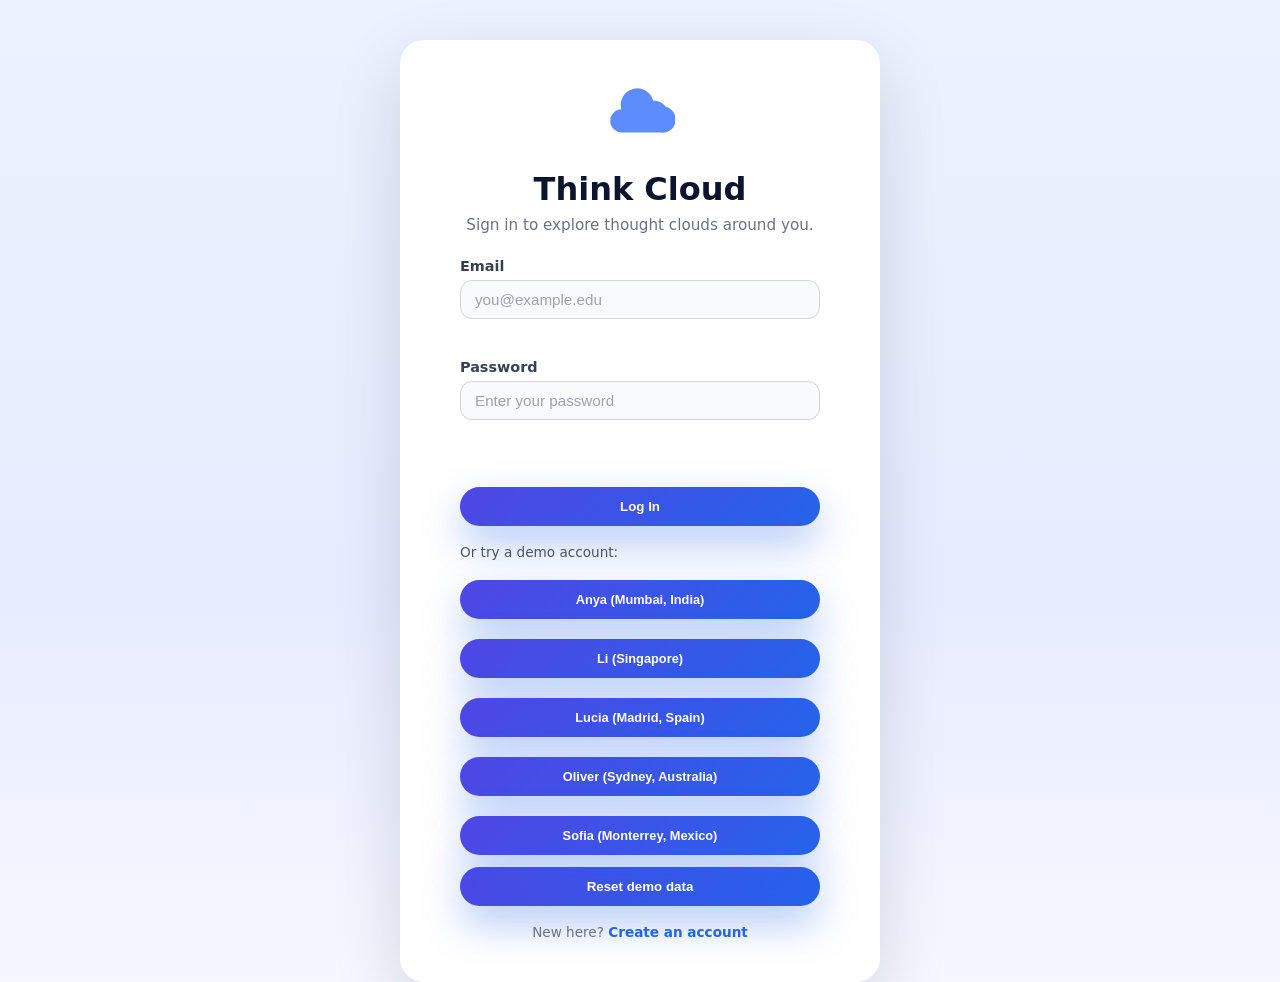
<file: index.html>
<!doctype html>
<html lang="en">
<head>
  <meta charset="utf-8" />
  <title>Think Cloud — Login</title>
  <link rel="stylesheet" href="styles.css?v=1">
</head>
<body class="login-page">

  <div class="login-container">

    <!-- Cloud Logo -->
    <div class="logo">
      <svg width="70" height="70" viewBox="0 0 24 24" fill="#5d8dfd">
        <path d="M19 18H6a4 4 0 0 1-.4-7.99A5.5 5.5 0 0 1 16.5 7a5.48 5.48 0 0 1 4.39 2.21A4.5 4.5 0 0 1 19 18Z"/>
      </svg>
    </div>

    <h1>Think Cloud</h1>
    <p class="subtitle">Sign in to explore thought clouds around you.</p>

    <!-- Email -->
    <div class="field-group">
      <label for="loginEmail">Email</label>
      <input 
        id="loginEmail" 
        type="email"
        placeholder="you@example.edu"
        autocomplete="email"
        required
      />
    </div>

    <!-- Password -->
    <div class="field-group">
      <label for="loginPassword">Password</label>
      <input 
        id="loginPassword" 
        type="password" 
        placeholder="Enter your password" 
        autocomplete="current-password"
        required 
      />
    </div>

    <p id="loginError" class="form-error" aria-live="polite"></p>

    <button id="loginBtn" class="primary-btn" type="button">Log In</button>

    <!-- Demo accounts for user testing -->
    <div class="demo-section">
      <p class="demo-title">Or try a demo account:</p>
      <div id="demoUserList" class="demo-user-list"></div>
    </div>

    <button id="resetDemoBtn" class="reset-btn" type="button">
      Reset demo data
    </button>

    <p class="signup-text">
      New here?
      <a href="signup.html" class="signup-link">Create an account</a>
    </p>

  </div>

  <script src="ui.js"></script>
  <script src="auth.js"></script>
  <script>
    document.addEventListener("DOMContentLoaded", function () {
      if (window.Auth && typeof Auth.initLoginPage === "function") {
        Auth.initLoginPage();
      }

      const resetBtn = document.getElementById("resetDemoBtn");
      if (resetBtn) {
        resetBtn.addEventListener("click", () => {
          const keysToClear = [
            "tc_currentUser",
            "tc_globalConnections_v1",
            "tc_globalFriendRequests_v1",
            "tc_globalThreads_v1",
            "tc_exploreUsers",
            "tc_mapState",
            "tc_mapPins",
            "tc_notifications"
          ];

          keysToClear.forEach((key) => localStorage.removeItem(key));
          // Also clear any other tc_ keys left over from previous runs
          Object.keys(localStorage)
            .filter((k) => k.startsWith("tc_"))
            .forEach((k) => localStorage.removeItem(k));

          location.reload();
        });
      }
    });
  </script>

</body>
</html>
</file>
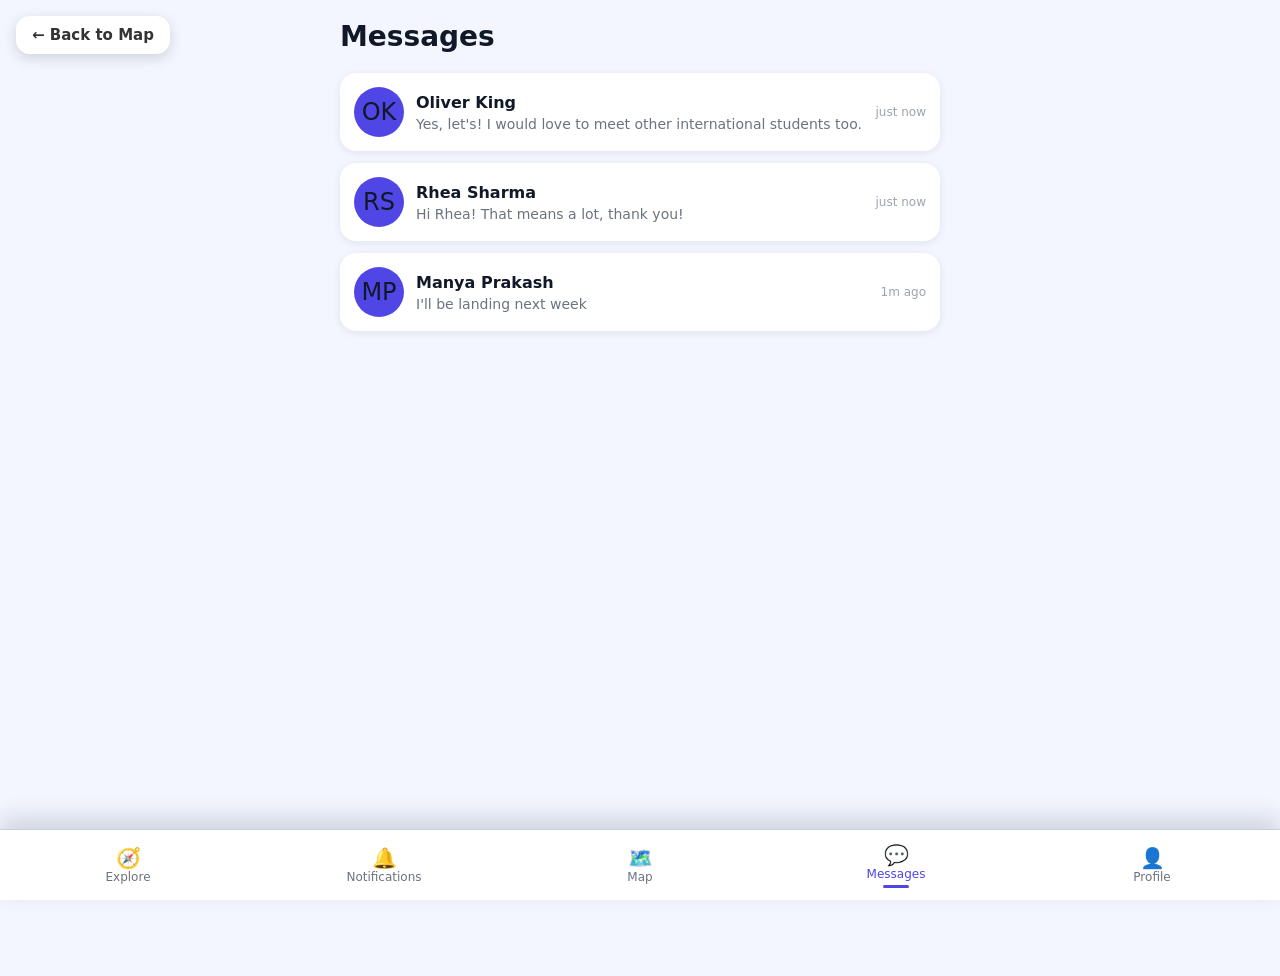
<file: chat.html>
<!DOCTYPE html>
<html lang="en">
<head>

  <meta charset="UTF-8">
  <meta name="viewport" content="width=device-width, initial-scale=1.0">
  <title>Think Cloud – Chat</title>
  <link rel="stylesheet" href="styles.css">

  <style>
    /* Back to map link */
    .back-link {
      display: inline-block;
      margin: 6px 0 10px 4px;
      font-size: 16px;
      font-weight: 500;
      color: #374151;
      text-decoration: none;
    }
    .back-link:hover {
      text-decoration: underline;
    }

    /* Chat page specific styles */
    .chat-container {
      max-width: 600px;
      margin: 0 auto;
      padding: 20px 16px 90px;
    }

    .chat-header {
      margin-bottom: 20px;
    }

    .chat-header h2 {
      margin: 0;
      font-size: 28px;
      font-weight: 700;
    }

    .chat-empty {
      text-align: center;
      padding: 60px 20px;
      color: #6b7280;
    }

    .chat-list {
      display: flex;
      flex-direction: column;
      gap: 12px;
    }

    .chat-card {
      background: white;
      border-radius: 16px;
      padding: 14px;
      display: flex;
      gap: 12px;
      align-items: center;
      cursor: pointer;
      box-shadow: 0 2px 8px rgba(0,0,0,0.08);
      transition: all 0.2s;
    }

    .chat-card:hover {
      box-shadow: 0 4px 12px rgba(0,0,0,0.12);
      transform: translateY(-2px);
    }

    .chat-avatar {
      width: 50px;
      height: 50px;
      border-radius: 50%;
      background: #4f46e5;
      display: flex;
      align-items: center;
      justify-content: center;
      font-size: 24px;
      flex-shrink: 0;
    }

    .chat-main {
      flex: 1;
      min-width: 0;
    }

    .chat-name {
      font-weight: 600;
      font-size: 16px;
      margin-bottom: 4px;
    }

    .chat-preview {
      font-size: 14px;
      color: #6b7280;
      overflow: hidden;
      text-overflow: ellipsis;
      white-space: nowrap;
    }

    .chat-time {
      font-size: 12px;
      color: #9ca3af;
    }

    /* Conversation Drawer */
    .conversation-drawer {
      position: fixed;
      top: 0;
      right: -100%;
      width: 100%;
      height: 100vh;
      background: white;
      z-index: 10000;
      display: flex;
      flex-direction: column;
      transition: right 0.3s ease;
    }

    .conversation-drawer.show {
      right: 0;
    }

    .conversation-header {
      display: flex;
      align-items: center;
      gap: 12px;
      padding: 16px;
      border-bottom: 1px solid #e5e7eb;
      background: #4f46e5;
      color: white;
    }

    .back-btn {
      background: none;
      border: none;
      color: white;
      font-size: 24px;
      cursor: pointer;
      padding: 0;
      width: 32px;
      height: 32px;
    }

    .conversation-avatar {
      width: 40px;
      height: 40px;
      border-radius: 50%;
      background: white;
      color: #4f46e5;
      display: flex;
      align-items: center;
      justify-content: center;
      font-size: 20px;
    }

    .conversation-header-text {
      flex: 1;
    }

    .conversation-name {
      font-weight: 600;
      font-size: 16px;
    }

    .conversation-meta {
      font-size: 13px;
      opacity: 0.9;
    }

    .conversation-messages {
      flex: 1;
      overflow-y: auto;
      padding: 16px;
      background: #f8fafc;
      display: flex;
      flex-direction: column;
      gap: 12px;
    }

    .message-row {
      display: flex;
      flex-direction: column;
      max-width: 70%;
    }

    .message-row.them {
      align-self: flex-start;
    }

    .message-row.me {
      align-self: flex-end;
    }

    .msg-bubble {
      padding: 10px 14px;
      border-radius: 16px;
      font-size: 15px;
      word-wrap: break-word;
    }

    .message-row.them .msg-bubble {
      background: white;
      color: #111;
    }

    .message-row.me .msg-bubble {
      background: #2d52ff;
      color: white;
    }

    .msg-time {
      font-size: 12px;
      color: #6b7280;
      margin-top: 4px;
      padding: 0 4px;
    }

    .msg-delete-btn {
      margin-top: 4px;
      align-self: flex-end;
      border: none;
      background: none;
      color: #9ca3af;
      font-size: 12px;
      cursor: pointer;
    }

    .msg-delete-btn:hover {
      color: #ef4444;
    }

    .conversation-input-row {
      display: flex;
      gap: 10px;
      padding: 12px 16px;
      border-top: 1px solid #e5e7eb;
      background: white;
    }

    .conversation-input {
      flex: 1;
      padding: 10px 14px;
      border-radius: 20px;
      border: 1px solid #d1d5db;
      font-size: 15px;
      outline: none;
    }

    .conversation-input:focus {
      border-color: #4f46e5;
    }

    .conversation-send-btn {
      padding: 10px 20px;
      border-radius: 20px;
      border: none;
      background: #4f46e5;
      color: white;
      font-weight: 600;
      cursor: pointer;
    }

    .conversation-send-btn:disabled {
      opacity: 0.5;
      cursor: not-allowed;
    }
  </style>
  <script src="ui.js"></script>
  </head>

<body>

  <a href="map.html" class="back-to-map-btn">← Back to Map</a>

  <!-- Chat List Container -->
  <div class="chat-container">
    <div class="chat-header">
      <h2>Messages</h2>
    </div>

    <div id="chatEmpty" class="chat-empty" style="display: none;">
      <p>No conversations yet</p>
      <p>Start chatting with someone from the map!</p>
    </div>

    <div id="chatList" class="chat-list"></div>
  </div>

  <!-- Conversation Drawer -->
  <div id="conversationDrawer" class="conversation-drawer">
    <div class="conversation-header">
      <button id="closeConversationBtn" class="back-btn">←</button>
      <div id="conversationAvatar" class="conversation-avatar">👤</div>
      <div class="conversation-header-text">
        <div id="conversationName" class="conversation-name">User</div>
        <div id="conversationMeta" class="conversation-meta">Bio</div>
      </div>
    </div>

    <div id="conversationMessages" class="conversation-messages"></div>

    <div class="conversation-input-row">
      <input 
        id="conversationInput" 
        class="conversation-input" 
        placeholder="Type a message..."
      />
      <button id="conversationSendBtn" class="conversation-send-btn" disabled>
        Send
      </button>
    </div>
  </div>

  <!-- Bottom Navigation -->
  <nav class="bottom-nav">
    <a href="explore.html">
      <span class="icon">🧭</span>
      Explore
    </a>

    <a href="notifications.html">
      <span class="icon">🔔</span>
      Notifications
    </a>

    <a href="map.html">
      <span class="icon">🗺️</span>
      Map
    </a>

    <a href="chat.html" class="active">
      <span class="icon">💬</span>
      Messages
    </a>

    <a href="profile.html">
      <span class="icon">👤</span>
      Profile
    </a>
  </nav>

  <!-- FULL JS (unchanged, included 100%) -->
  <script>
    function getCurrentUserProfile() {
      try {
        return JSON.parse(localStorage.getItem("tc_currentUser")) || {};
      } catch {
        return {};
      }
    }

    function getUserId(profile) {
      if (profile && profile.userId) return profile.userId;
      if (profile && profile.email) {
        return profile.email.split("@")[0].toLowerCase().replace(/[^a-z0-9]+/g, "-");
      }
      return "anya-patel";
    }

    const currentUserProfile = getCurrentUserProfile();
    const CURRENT_USER_ID = getUserId(currentUserProfile);
    const GLOBAL_THREADS_KEY = "tc_globalThreads_v1";

    const users = {
      u1:{name:"Noah",avatar:"NH",bio:"CS junior in UV3 who loves coffee chats and late-night LeetCode."},
      u2:{name:"Maya",avatar:"MA",bio:"Atec & UX student who sketches app ideas and grows too many plants."},
      u3:{name:"Leo",avatar:"LE",bio:"Night-owl who lives in Phase 8 and always knows when free food drops."},
      u4:{name:"Sana",avatar:"SA",bio:"Data science major joining ECSW soon."},
      u5:{name:"Ray",avatar:"RA",bio:"Gym regular & intramural champ, usually at Rec or on the courts."},
      you:{name:"Anya Patel",avatar:"AP",bio:"Incoming UTD CS freshman from India 🌿"},

      "manya-prakash": {name:"Manya Prakash",avatar:"MP",bio:"UTD CS junior organizing hackathon coffee chats."},
      "arya-jonnadula": {name:"Arya Jonnadula",avatar:"AJ",bio:"Incoming UT Austin biology major looking for study buddies."},
      "robert-ly": {name:"Robert Ly",avatar:"RL",bio:"UNT mechanical engineering student who loves DIY electric boards."},
      "sam-foster": {name:"Sam Foster",avatar:"SF",bio:"UTD child development alum mentoring new Comets."},

      "rhea-sharma": {name:"Rhea Sharma",avatar:"RS",bio:"UTD CS senior from Mumbai, happy to mentor incoming Comets."},
      "arjun-mehta": {name:"Arjun Mehta",avatar:"AM",bio:"UTD Data Science grad from Delhi who loves late-night LeetCode."},
      "priya-iyer": {name:"Priya Iyer",avatar:"PI",bio:"UTD HCI student from Chennai, obsessed with Figma and chai."},

      "jordan-lee": {name:"Jordan Lee",avatar:"JL",bio:"UTD business analytics major who organizes coffee-networking chats."},
      "taylor-nguyen": {name:"Taylor Nguyen",avatar:"TN",bio:"UT Austin Design & UX student who loves campus photo walks."},

      "sofia-ramirez": {name:"Sofia Ramirez",avatar:"SR",bio:"UTD mechanical engineering student from Monterrey, Mexico."},
      "diego-martinez": {name:"Diego Martinez",avatar:"DM",bio:"Data Science sophomore from Mexico City exploring Dallas food spots."},

      "li-wei": {name:"Li Wei",avatar:"LW",bio:"Exchange student from Singapore interested in AI and robotics."},
      "lucia-garcia": {name:"Lucia García",avatar:"LG",bio:"Prospective psychology student from Spain visiting UTD this summer."},

      "oliver-king": {name:"Oliver King",avatar:"OK",bio:"Incoming UTD Software Engineering major from Sydney, Australia."},
      "emma-cole": {name:"Emma Cole",avatar:"EC",bio:"UNT nursing student who loves late-night library study sessions."},

      "mentor-karthik": {name:"Karthik Rao",avatar:"KR",bio:"UTD CS alum mentoring incoming students."},
      "mentor-riya": {name:"Riya Mehta",avatar:"RM",bio:"CS mentor helping new international students feel at home."}
    };

    const fullName = [currentUserProfile.firstName, currentUserProfile.lastName]
      .filter(Boolean)
      .join(" ")
      .trim() || "You";
    const initials = fullName
      .split(" ")
      .map((part) => part.charAt(0).toUpperCase())
      .join("");

    users[CURRENT_USER_ID] = {
      name: fullName,
      avatar: currentUserProfile.avatar || initials || "You",
      bio: currentUserProfile.bio || "The cloud thinker behind this account."
    };
    users["you"] = users[CURRENT_USER_ID];

    const chatList = document.getElementById("chatList");
    const chatEmpty = document.getElementById("chatEmpty");

    const conversationDrawer = document.getElementById("conversationDrawer");
    const conversationMessages = document.getElementById("conversationMessages");

    const conversationAvatar = document.getElementById("conversationAvatar");
    const conversationName = document.getElementById("conversationName");
    const conversationMeta = document.getElementById("conversationMeta");

    const closeConversationBtn = document.getElementById("closeConversationBtn");
    const conversationInput = document.getElementById("conversationInput");
    const conversationSendBtn = document.getElementById("conversationSendBtn");

    function loadGlobalThreads() {
      try {
        const raw = localStorage.getItem(GLOBAL_THREADS_KEY);
        const parsed = raw ? JSON.parse(raw) : [];
        return Array.isArray(parsed) ? parsed : [];
      } catch {
        return [];
      }
    }

    function saveGlobalThreads() {
      try {
        localStorage.setItem(GLOBAL_THREADS_KEY, JSON.stringify(globalThreads));
      } catch {
        // ignore
      }
    }

    function normalizeThreadPair(aId, bId) {
      const pair = [aId, bId].sort();
      return { aId: pair[0], bId: pair[1], key: `${pair[0]}::${pair[1]}` };
    }

    let globalThreads = loadGlobalThreads();

    function seedChats() {
      const now = Date.now();
      return [
        {
          aId: "anya-patel",
          bId: "manya-prakash",
          lastMessage: "I'll be landing next week",
          updatedAt: now - 90000,
          messages: [
            { id: "m1", text: "Hey Anya, welcome to UTD! If you need CS help just ask :)", senderId: "manya-prakash", ts: now - 120000 },
            { id: "m2", text: "Thank you so much! I'm excited and nervous haha", senderId: "anya-patel", ts: now - 90000 },
            { id: "m11", text: "When will you be landing in Dallas?", senderId: "manya-prakash", ts: now - 70000 },
            { id: "m8", text: "I'll be landing next week", senderId: "anya-patel", ts: now - 65000 }
          ]
        },
        {
          aId: "anya-patel",
          bId: "rhea-sharma",
          updatedAt: now - 50000,
          lastMessage: "Hi Rhea! That means a lot, thank you!",
          messages: [
            { id: "m3", text: "Hi Anya, I'm a CS senior from Mumbai. Always happy to mentor incoming students!", senderId: "rhea-sharma", ts: now - 60000 },
            { id: "m4", text: "Hi Rhea! That means a lot, thank you!", senderId: "anya-patel", ts: now - 50000 }
          ]
        },
        {
          aId: "anya-patel",
          bId: "oliver-king",
          updatedAt: now - 20000,
          lastMessage: "Yes, let's! I would love to meet other international students too.",
          messages: [
            { id: "m5", text: "Incoming SE major from Sydney here. Let's connect at orientation!", senderId: "oliver-king", ts: now - 25000 },
            { id: "m6", text: "Yes, let's! I would love to meet other international students too.", senderId: "anya-patel", ts: now - 20000 }
          ]
        },
        {
          aId: "oliver-king",
          bId: "li-wei",
          updatedAt: now - 40000,
          lastMessage: "I'll share my notes tonight.",
          messages: [
            { id: "m7", text: "Want to pair on the robotics lab writeup?", senderId: "li-wei", ts: now - 52000 },
            { id: "m8", text: "Yes please—I'm polishing the code now.", senderId: "oliver-king", ts: now - 47000 },
            { id: "m9", text: "I'll share my notes tonight.", senderId: "li-wei", ts: now - 40000 }
          ]
        },
        {
          aId: "rhea-sharma",
          bId: "taylor-nguyen",
          updatedAt: now - 30000,
          lastMessage: "See you at the meetup!",
          messages: [
            { id: "m10", text: "Free photo walk on campus Friday—want to join?", senderId: "taylor-nguyen", ts: now - 36000 },
            { id: "m11", text: "I'm in! Need a ride?", senderId: "rhea-sharma", ts: now - 33000 },
            { id: "m12", text: "I'm good, see you at the meetup!", senderId: "taylor-nguyen", ts: now - 30000 }
          ]
        },
        {
          aId: "sofia-ramirez",
          bId: "diego-martinez",
          updatedAt: now - 55000,
          lastMessage: "Let's go after lab.",
          messages: [
            { id: "m13", text: "Taco run after lab?", senderId: "diego-martinez", ts: now - 60000 },
            { id: "m14", text: "Always. Let's go after lab.", senderId: "sofia-ramirez", ts: now - 55000 }
          ]
        },
        {
          aId: "emma-cole",
          bId: "sam-foster",
          updatedAt: now - 45000,
          lastMessage: "Will bring coffee!",
          messages: [
            { id: "m15", text: "Can you share your practicum prep checklist?", senderId: "emma-cole", ts: now - 52000 },
            { id: "m16", text: "Sent! Want to review together?", senderId: "sam-foster", ts: now - 48000 },
            { id: "m17", text: "Yes please. Will bring coffee!", senderId: "emma-cole", ts: now - 45000 }
          ]
        },
        {
          aId: "li-wei",
          bId: "lucia-garcia",
          updatedAt: now - 65000,
          lastMessage: "Perfect, talk soon.",
          messages: [
            { id: "m18", text: "Curious about UTD psych electives—any tips?", senderId: "lucia-garcia", ts: now - 72000 },
            { id: "m19", text: "I'll send you my notes from last semester.", senderId: "li-wei", ts: now - 67000 },
            { id: "m20", text: "Perfect, talk soon.", senderId: "lucia-garcia", ts: now - 65000 }
          ]
        }
      ];
    }

    function seedThreadsIfEmpty() {
      if (globalThreads.length > 0) return;

      const seeds = seedChats();
      seeds.forEach((seed) => {
        if (!seed.aId || !seed.bId) return;
        const pair = normalizeThreadPair(seed.aId, seed.bId);
        const exists = globalThreads.some((t) => t && t.key === pair.key);
        if (exists) return;

        globalThreads.push({
          key: pair.key,
          aId: pair.aId,
          bId: pair.bId,
          updatedAt: seed.updatedAt || 0,
          lastMessage: seed.lastMessage || "",
          messages: (seed.messages || []).slice()
        });
      });

      saveGlobalThreads();
    }

    seedThreadsIfEmpty();

    function getThreadForUser(otherUserId, createIfMissing) {
      if (!otherUserId) return null;
      const pair = normalizeThreadPair(CURRENT_USER_ID, otherUserId);
      let thread = globalThreads.find(t => t && t.key === pair.key);
      if (!thread && createIfMissing) {
        thread = {
          key: pair.key,
          aId: pair.aId,
          bId: pair.bId,
          updatedAt: 0,
          lastMessage: "",
          messages: []
        };
        globalThreads.push(thread);
      }
      return thread || null;
    }

    function getUserThreads() {
      return globalThreads
        .filter(t => t && (t.aId === CURRENT_USER_ID || t.bId === CURRENT_USER_ID))
        .map(t => {
          const otherId = t.aId === CURRENT_USER_ID ? t.bId : t.aId;
          return { otherId, thread: t };
        });
    }

    function getTimeAgo(ts) {
      const sec = Math.floor((Date.now() - ts) / 1000);
      if (sec < 60) return "just now";
      if (sec < 3600) return Math.floor(sec / 60) + "m ago";
      if (sec < 86400) return Math.floor(sec / 3600) + "h ago";
      return Math.floor(sec / 86400) + "d ago";
    }

    function renderChatList() {
      chatList.innerHTML = "";
      const userThreads = getUserThreads();

      if (userThreads.length === 0) {
        chatEmpty.style.display = "block";
        return;
      }
      chatEmpty.style.display = "none";

      userThreads.sort((a, b) => (b.thread.updatedAt || 0) - (a.thread.updatedAt || 0));

      userThreads.forEach(({ otherId, thread }) => {
        const base = users[otherId] || { name: "Unknown", avatar: "?", bio: "" };
        const name = thread.name || base.name;
        const avatar = thread.avatar || base.avatar;
        const bio = thread.bio || base.bio;

        const card = document.createElement("div");
        card.className = "chat-card";
        card.onclick = () => openConversation(otherId);

        const avatarEl = document.createElement("div");
        avatarEl.className = "chat-avatar";
        avatarEl.textContent = avatar;

        const main = document.createElement("div");
        main.className = "chat-main";

        const nameEl = document.createElement("div");
        nameEl.className = "chat-name";
        nameEl.textContent = name;

        const preview = document.createElement("div");
        preview.className = "chat-preview";
        preview.textContent = thread.lastMessage || "No messages yet";

        main.appendChild(nameEl);
        main.appendChild(preview);

        const timeEl = document.createElement("div");
        timeEl.className = "chat-time";
        timeEl.textContent = getTimeAgo(thread.updatedAt || Date.now());

        card.appendChild(avatarEl);
        card.appendChild(main);
        card.appendChild(timeEl);

        chatList.appendChild(card);
      });
    }

    let activeThreadUserId = null;

    function openConversation(userId) {
      activeThreadUserId = userId;
      const thread = getThreadForUser(userId, false);
      const user = users[userId] || { name: "Unknown", avatar: "AP", bio: "" };

      conversationAvatar.textContent = user.avatar;
      conversationName.textContent = user.name;
      conversationMeta.textContent = user.bio;

      conversationInput.value = "";
      conversationSendBtn.disabled = true;

      renderMessages();
      conversationDrawer.classList.add("show");
    }

    function renderMessages() {
      conversationMessages.innerHTML = "";
      const thread = getThreadForUser(activeThreadUserId, false);
      if (!thread || !thread.messages) return;

      const messages = thread.messages.slice().sort((a, b) => a.ts - b.ts);

      messages.forEach(msg => {
        const isMe = msg.senderId === CURRENT_USER_ID || msg.senderId === "you";
        const row = document.createElement("div");
        row.className = isMe ? "message-row me" : "message-row them";

        const bubble = document.createElement("div");
        bubble.className = "msg-bubble";
        bubble.textContent = msg.text;
        row.appendChild(bubble);

        if (isMe) {
          const delBtn = document.createElement("button");
          delBtn.className = "msg-delete-btn";
          delBtn.textContent = "Delete";
          delBtn.addEventListener("click", e => {
            e.stopPropagation();
            deleteMessage(msg.id);
          });
          row.appendChild(delBtn);
        } else {
          const timeEl = document.createElement("div");
          timeEl.className = "msg-time";
          timeEl.textContent = new Date(msg.ts).toLocaleTimeString([], {
            hour: "numeric",
            minute: "2-digit"
          });
          row.appendChild(timeEl);
        }

        conversationMessages.appendChild(row);
      });

      conversationMessages.scrollTop = conversationMessages.scrollHeight;
    }

    function sendMessage() {
      const text = conversationInput.value.trim();
      if (!text || !activeThreadUserId) return;

      const now = Date.now();
      const id = "m" + now;

      const thread = getThreadForUser(activeThreadUserId, true);
      if (!thread.messages) thread.messages = [];

      thread.messages.push({
        id,
        text,
        senderId: CURRENT_USER_ID,
        ts: now
      });
      thread.lastMessage = text;
      thread.updatedAt = now;

      saveGlobalThreads();

      conversationInput.value = "";
      conversationSendBtn.disabled = true;

      renderMessages();
      renderChatList();
    }

    function deleteMessage(msgId) {
      if (!activeThreadUserId) return;
      const thread = getThreadForUser(activeThreadUserId, false);
      if (!thread || !thread.messages) return;

      thread.messages = thread.messages.filter(m => m.id !== msgId);
      const last = thread.messages[thread.messages.length - 1];
      thread.lastMessage = last ? last.text : "";
      thread.updatedAt = last ? last.ts : thread.updatedAt;

      saveGlobalThreads();
      renderMessages();
      renderChatList();
    }

    closeConversationBtn.addEventListener("click", () => {
      conversationDrawer.classList.remove("show");
    });

    conversationSendBtn.addEventListener("click", sendMessage);

    conversationInput.addEventListener("input", () => {
      conversationSendBtn.disabled = conversationInput.value.trim().length === 0;
    });

    conversationInput.addEventListener("keydown", e => {
      if (e.key === "Enter" && !e.shiftKey) {
        e.preventDefault();
        if (!conversationSendBtn.disabled) sendMessage();
      }
    });

    conversationDrawer.addEventListener("click", e => {
      if (e.target === conversationDrawer) {
        conversationDrawer.classList.remove("show");
      }
    });

    renderChatList();

    closeConversationBtn.addEventListener("click",()=>{
      conversationDrawer.classList.remove("show");
    });

    conversationSendBtn.addEventListener("click",sendMessage);

    conversationInput.addEventListener("input",()=>{
      conversationSendBtn.disabled=conversationInput.value.trim().length===0;
    });

    conversationInput.addEventListener("keydown",e=>{
      if(e.key==="Enter"&&!e.shiftKey){
        e.preventDefault();
        if(!conversationSendBtn.disabled)sendMessage();
      }
    });

    renderChatList();
  </script>
</body>
</html>
</file>
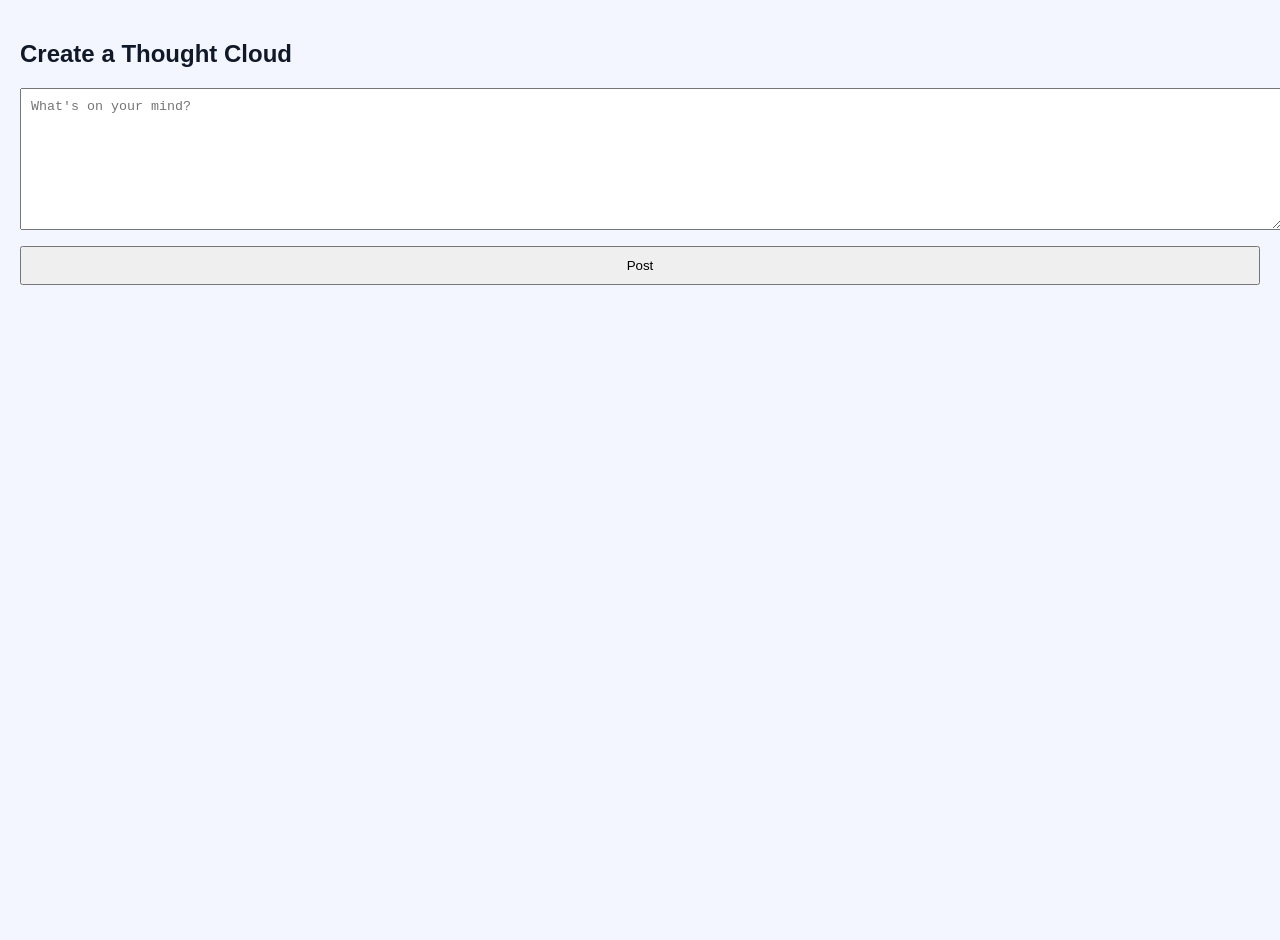
<file: create.html>
<!DOCTYPE html>
<html>
<head>
  <title>Create Cloud</title>
  <meta charset="UTF-8">
   <link rel="stylesheet" href="styles.css" />
  <style>
    body { padding: 20px; font-family: Arial; }
    textarea { width: 100%; height: 120px; padding: 10px; }
    button { margin-top: 12px; width: 100%; padding: 10px; }
  </style>
</head>
<body>

<h2>Create a Thought Cloud</h2>

<textarea id="thoughtInput" placeholder="What's on your mind?"></textarea>

<button onclick="saveCloud()">Post</button>

<script>
function saveCloud() {
  const thought = document.getElementById("thoughtInput").value.trim();
  if (!thought) return alert("Enter something first!");

  const newCloud = {
    id: "cloud" + Date.now(),
    lat: 32.985,
    lng: -96.752,
    text: thought,
    baseLikes: 0,
    liked: false,
    comments: []
  };

  let cloudList = JSON.parse(localStorage.getItem("userClouds") || "[]");
  cloudList.push(newCloud);
  localStorage.setItem("userClouds", JSON.stringify(cloudList));

  window.location.href = "map.html";
}
</script>

<script>
  function openMessageFromProfile(userId) {
      openConversation(userId); // opens big drawer
  }
</script>

</body>
</html>
</file>
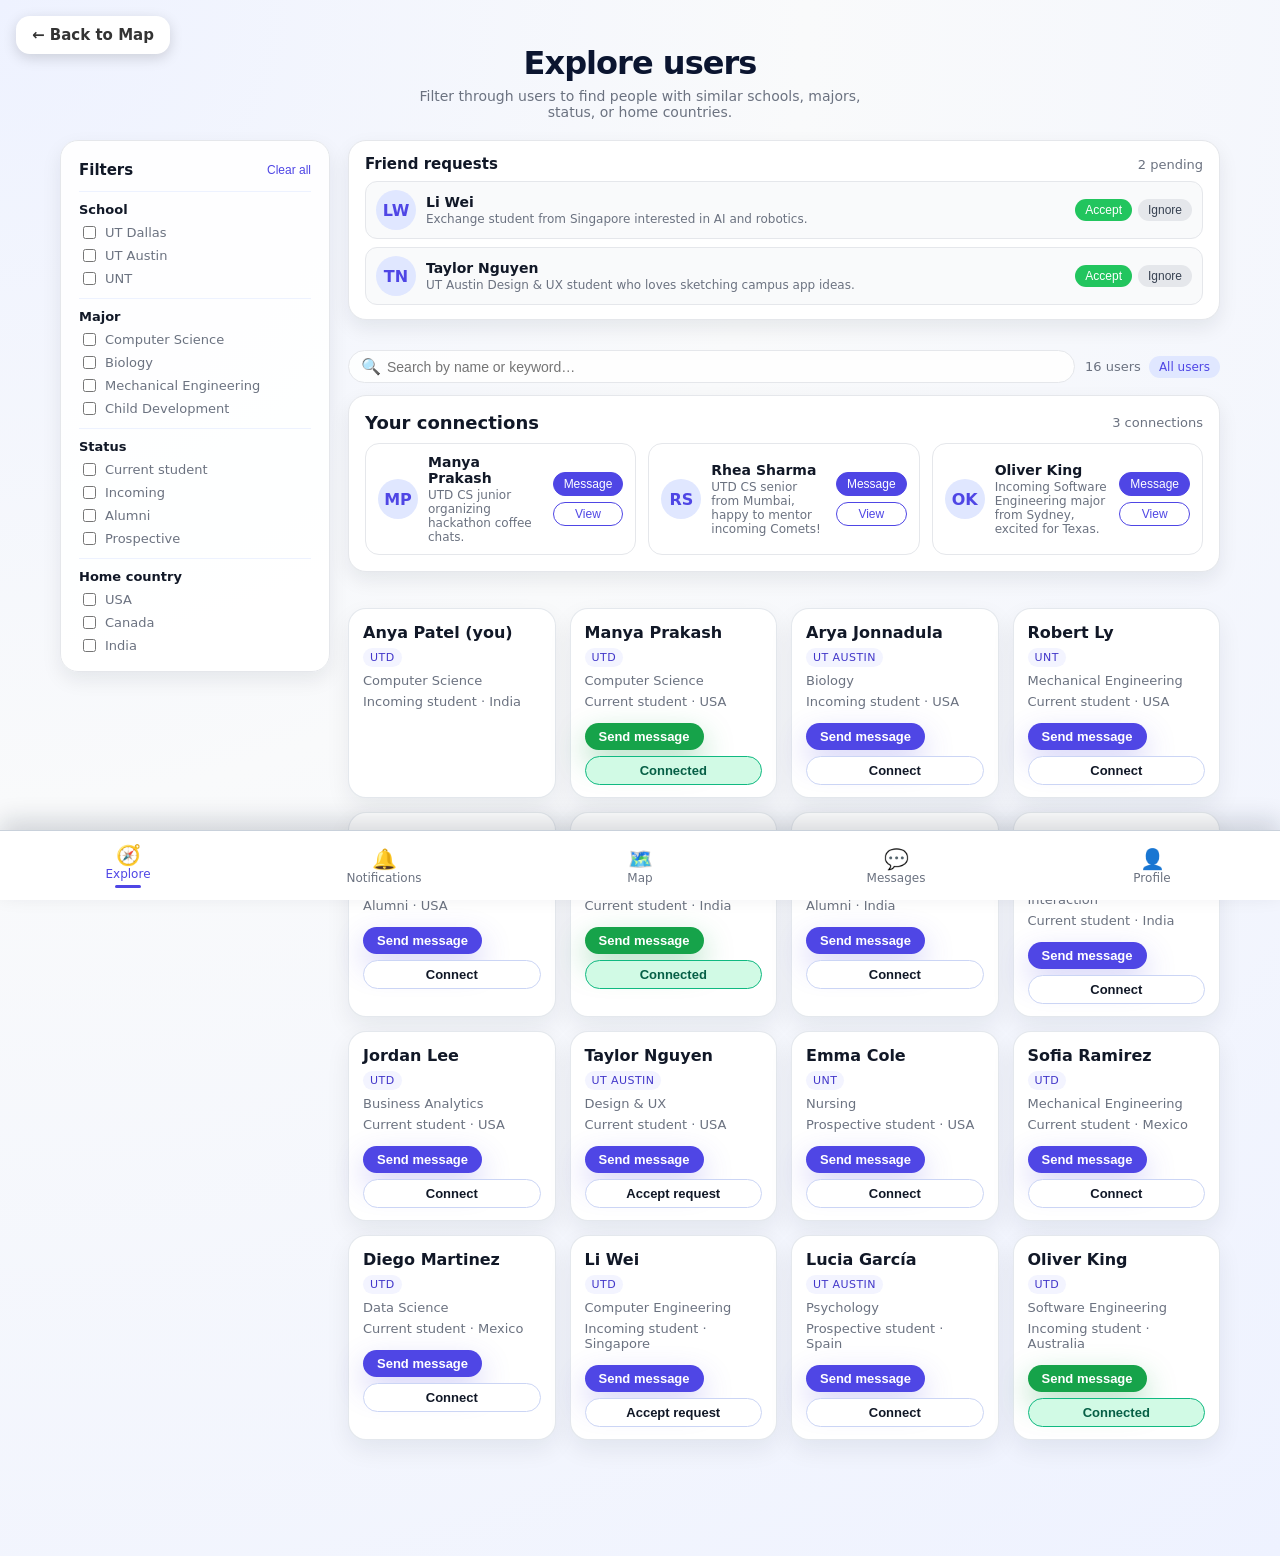
<file: explore.html>
<!doctype html>
<html lang="en">
<head>
  <meta charset="utf-8" />
  <title>Explore users</title>
  <meta name="viewport" content="width=device-width, initial-scale=1" />

  <link rel="stylesheet" href="styles.css" />

  <style>
    :root {
      --bg: #f3f4ff;
      --card-bg: #ffffff;
      --accent: #4f46e5;
      --accent-soft: #e0e7ff;
      --text-main: #111827;
      --text-muted: #6b7280;
      --border-subtle: #e5e7eb;
      --shadow-soft: 0 8px 20px rgba(15, 23, 42, 0.08);
      --radius-lg: 18px;
    }

    * { box-sizing: border-box; }

    body {
      margin: 0;
      font-family: system-ui, -apple-system, BlinkMacSystemFont, "SF Pro Text","Segoe UI", sans-serif;
      background: radial-gradient(circle at top left, #eef2ff 0, #f9fafb 40%, #eef2ff 100%);
      color: var(--text-main);
      padding-bottom: 76px;
    }

    a {
      color: var(--accent);
      text-decoration: none;
    }

    a:hover { text-decoration: underline; }

    .page-shell {
      max-width: 1200px;
      margin: 0 auto;
      padding: 24px 20px 40px;
    }

    .page-header {
      display: flex;
      flex-direction: column;
      gap: 12px;
      margin-bottom: 20px;
    }

    .back-link {
      display: inline-flex;
      align-items: center;
      gap: 4px;
      font-size: 14px;
      color: var(--text-muted);
    }

    .back-link span {
      font-size: 18px;
      translate: 0 1px;
    }

    h1 {
      margin: 0;
      font-size: 32px;
      letter-spacing: -0.03em;
    }
.subtitle {
  font-size: 14px;
  color: var(--text-muted);
  max-width: 480px;
  margin: 0 auto;        /* centers the block */
  text-align: center;    /* centers the text */
}

    .layout {
      display: grid;
      grid-template-columns: 270px minmax(0, 1fr);
      gap: 18px;
      align-items: flex-start;
    }

    /* FILTER PANEL */

    .filter-panel {
      background: rgba(255, 255, 255, 0.9);
      border-radius: var(--radius-lg);
      border: 1px solid var(--border-subtle);
      box-shadow: var(--shadow-soft);
      padding: 18px 18px 16px;
      position: sticky;
      top: 16px;
    }

    .filter-header {
      display: flex;
      align-items: center;
      justify-content: space-between;
      margin-bottom: 8px;
    }

    .filter-title {
      font-weight: 600;
      font-size: 15px;
    }

    .clear-btn {
      border: none;
      background: none;
      color: var(--accent);
      font-size: 12px;
      padding: 4px 0;
      cursor: pointer;
    }

    .clear-btn:hover { text-decoration: underline; }

    .filter-group {
      margin-top: 10px;
      padding-top: 10px;
      border-top: 1px solid #edf2ff;
    }

    .filter-label {
      font-size: 13px;
      font-weight: 600;
      margin-bottom: 6px;
      display: block;
    }

    .filter-options {
      display: flex;
      flex-direction: column;
      gap: 4px;
      max-height: 140px;
      overflow: auto;
      padding-right: 4px;
    }

    .filter-option {
      display: flex;
      align-items: center;
      gap: 6px;
      font-size: 13px;
      color: var(--text-muted);
      cursor: pointer;
    }

    .filter-option input {
      accent-color: var(--accent);
    }

    /* MAIN / RESULTS */

    .results-shell {
      display: flex;
      flex-direction: column;
      gap: 12px;
    }

    .results-toolbar {
      display: flex;
      flex-wrap: wrap;
      gap: 10px;
      align-items: center;
      justify-content: space-between;
    }

    .connections-panel {
      margin-bottom: 24px;
      background: var(--card-bg);
      border-radius: var(--radius-lg);
      border: 1px solid var(--border-subtle);
      box-shadow: var(--shadow-soft);
      padding: 16px;
    }

    .connections-header {
      display: flex;
      justify-content: space-between;
      align-items: center;
      margin-bottom: 10px;
      gap: 10px;
    }

    .connections-header h2 {
      margin: 0;
      font-size: 18px;
    }

    .connections-count {
      font-size: 13px;
      color: var(--text-muted);
    }

    .connections-empty-text {
      font-size: 14px;
      color: var(--text-muted);
      padding: 8px 0;
      display: none;
    }

      .connections-grid {
        display: grid;
        grid-template-columns: repeat(auto-fit, minmax(220px, 1fr));
        gap: 12px;
      }

      .requests-panel {
        margin-bottom: 18px;
        background: var(--card-bg);
        border-radius: var(--radius-lg);
        border: 1px solid var(--border-subtle);
        box-shadow: var(--shadow-soft);
        padding: 14px 16px;
      }

      .requests-header {
        display: flex;
        justify-content: space-between;
        align-items: center;
        margin-bottom: 8px;
        gap: 10px;
      }

      .requests-header h2 {
        margin: 0;
        font-size: 15px;
      }

      .requests-list {
        display: flex;
        flex-direction: column;
        gap: 8px;
      }

      .request-item {
        display: flex;
        align-items: center;
        gap: 10px;
        padding: 8px 10px;
        border-radius: 12px;
        border: 1px solid var(--border-subtle);
        background: #f9fafb;
      }

      .request-actions {
        margin-left: auto;
        display: flex;
        gap: 6px;
      }

      .request-accept-btn,
      .request-decline-btn {
        border-radius: 999px;
        border: none;
        padding: 4px 10px;
        font-size: 12px;
        cursor: pointer;
      }

      .request-accept-btn {
        background: #22c55e;
        color: white;
      }

      .request-decline-btn {
        background: #e5e7eb;
        color: #374151;
      }

    .connection-card {
      border: 1px solid var(--border-subtle);
      border-radius: 14px;
      padding: 10px 12px;
      display: flex;
      align-items: center;
      gap: 10px;
      background: #fff;
    }

    .connection-info {
      flex: 1;
    }

    .connection-name {
      margin: 0;
      font-weight: 600;
      font-size: 14px;
    }

    .connection-meta {
      margin: 2px 0 0;
      font-size: 12px;
      color: var(--text-muted);
    }

    .connection-avatar {
      width: 40px;
      height: 40px;
      border-radius: 999px;
      background: var(--accent-soft);
      display: flex;
      align-items: center;
      justify-content: center;
      font-weight: 600;
      color: var(--accent);
    }

    .connection-actions {
      display: flex;
      flex-direction: column;
      gap: 6px;
    }

    .connection-actions button {
      border-radius: 999px;
      border: 1px solid var(--accent);
      padding: 4px 10px;
      font-size: 12px;
      background: #fff;
      color: var(--accent);
      cursor: pointer;
    }

    .connection-actions button.primary {
      background: var(--accent);
      color: #fff;
    }

    .search-input-wrap {
      flex: 1 1 220px;
      display: flex;
      align-items: center;
      background: rgba(255, 255, 255, 0.85);
      border-radius: 999px;
      padding: 6px 12px;
      border: 1px solid var(--border-subtle);
    }

    .search-input-wrap input {
      border: none;
      background: transparent;
      outline: none;
      width: 100%;
      font-size: 14px;
    }

    .search-input-wrap span {
      font-size: 16px;
      margin-right: 4px;
      color: var(--text-muted);
    }

    .results-meta {
      display: flex;
      align-items: center;
      gap: 8px;
      font-size: 13px;
      color: var(--text-muted);
    }

    .pill {
      background: var(--accent-soft);
      padding: 4px 10px;
      border-radius: 999px;
      font-size: 12px;
      color: var(--accent);
    }

    .user-grid {
      display: grid;
      grid-template-columns: repeat(auto-fill, minmax(190px, 1fr));
      gap: 14px;
    }

    .user-card {
      background: var(--card-bg);
      border-radius: var(--radius-lg);
      padding: 14px 14px 12px;
      border: 1px solid rgba(148, 163, 184, 0.25);
      box-shadow: 0 10px 25px rgba(15, 23, 42, 0.07);
      display: flex;
      flex-direction: column;
      gap: 6px;
      cursor: default;
      transition: transform 120ms ease, box-shadow 120ms ease, border-color 120ms ease;
    }

    .user-card:hover {
      transform: translateY(-2px);
      box-shadow: 0 16px 35px rgba(15, 23, 42, 0.12);
      border-color: var(--accent-soft);
    }

    .user-card.highlight {
      border: 2px solid var(--accent);
      box-shadow: 0 18px 45px rgba(79, 70, 229, 0.25);
      animation: highlightPulse 0.6s ease forwards;
    }

    @keyframes highlightPulse {
      from {
        transform: scale(1);
      }
      to {
        transform: scale(1.01);
      }
    }

    .user-name {
      font-weight: 700;
      font-size: 16px;
    }

    .user-row {
      font-size: 13px;
      color: var(--text-muted);
      display: flex;
      flex-wrap: wrap;
      gap: 4px;
    }

    .tag {
      font-size: 11px;
      padding: 3px 7px;
      border-radius: 999px;
      background: #f3f4ff;
      color: #4338ca;
      text-transform: uppercase;
      letter-spacing: 0.04em;
    }

    .user-actions {
      margin-top: 8px;
      display: flex;
      flex-direction: column;
      gap: 6px;
    }

    .message-btn {
      align-self: flex-start;
      border-radius: 999px;
      border: none;
      padding: 6px 14px;
      font-size: 13px;
      font-weight: 600;
      background: var(--accent);
      color: #fff;
      cursor: pointer;
      transition: background 120ms ease, transform 120ms ease;
      box-shadow: 0 12px 30px rgba(79, 70, 229, 0.25);
    }

    .message-btn:hover {
      background: #4338ca;
      transform: translateY(-1px);
    }

    .message-btn.highlight {
      background: #16a34a;
      box-shadow: 0 12px 30px rgba(22, 163, 74, 0.35);
    }

    .connect-btn {
      border-radius: 999px;
      border: 1px solid #cbd5f5;
      padding: 6px 14px;
      font-size: 13px;
      font-weight: 600;
      background: #fff;
      color: var(--text-main);
      cursor: pointer;
      transition: all 120ms ease;
    }

    .connect-btn:hover:not(.connected) {
      border-color: var(--accent);
      color: var(--accent);
    }

    .connect-btn.connected {
      background: #d1fae5;
      border-color: #10b981;
      color: #065f46;
      cursor: default;
    }

    /* MESSAGE CARD POPUP */

    .message-card {
      position: fixed;
      top: 120px;
      right: 30px;
      width: 320px;
      border-radius: 16px;
      background: var(--card-bg);
      border: 1px solid var(--border-subtle);
      box-shadow: 0 18px 45px rgba(15, 23, 42, 0.25);
      padding: 16px;
      display: none;
      z-index: 900;
    }

    .message-card.show {
      display: flex;
      flex-direction: column;
      gap: 10px;
    }

    .message-card-header {
      display: flex;
      justify-content: space-between;
      align-items: flex-start;
      gap: 10px;
    }

    .message-target {
      display: flex;
      gap: 10px;
      align-items: center;
    }

    .message-avatar {
      width: 38px;
      height: 38px;
      border-radius: 999px;
      background: var(--accent);
      color: #fff;
      display: flex;
      align-items: center;
      justify-content: center;
      font-weight: 600;
    }

    .message-recipient {
      font-weight: 600;
      font-size: 15px;
    }

    .message-meta {
      font-size: 13px;
      color: var(--text-muted);
    }

    .message-close {
      border: none;
      background: transparent;
      font-size: 20px;
      cursor: pointer;
      color: var(--text-muted);
    }

    .message-input {
      border-radius: 12px;
      border: 1px solid #cbd5f5;
      padding: 10px;
      font-size: 14px;
      font-family: inherit;
      resize: none;
      min-height: 110px;
    }

    .message-input:focus {
      outline: none;
      border-color: var(--accent);
      box-shadow: 0 0 0 2px rgba(79, 70, 229, 0.25);
    }

    .message-card-footer {
      display: flex;
      align-items: center;
      justify-content: space-between;
      gap: 10px;
    }

    .message-status {
      font-size: 13px;
      color: #059669;
      min-height: 18px;
    }

    .message-send-btn {
      border: none;
      background: var(--accent);
      color: #fff;
      border-radius: 999px;
      padding: 8px 18px;
      font-weight: 600;
      cursor: pointer;
      font-size: 14px;
    }

    .message-send-btn:disabled {
      opacity: 0.5;
      cursor: not-allowed;
    }

    /* Disconnect confirmation popup */

    .confirm-popup {
      position: fixed;
      inset: 0;
      background: rgba(0,0,0,0.45);
      display: flex;
      align-items: center;
      justify-content: center;
      z-index: 20000;
    }

    .confirm-popup.hidden {
      display: none;
    }

    .confirm-box {
      background: white;
      padding: 18px 22px;
      border-radius: 16px;
      width: 280px;
      box-shadow: 0 12px 40px rgba(0,0,0,0.2);
      text-align: center;
    }

    .confirm-text {
      font-size: 15px;
      color: #333;
      margin-bottom: 16px;
      font-weight: 500;
    }

    .confirm-buttons {
      display: flex;
      gap: 12px;
      justify-content: center;
    }

    .cancel-btn {
      padding: 8px 14px;
      border-radius: 8px;
      border: 1px solid #ccc;
      background: #f5f5f5;
      cursor: pointer;
    }

    .confirm-btn {
      padding: 8px 14px;
      border-radius: 8px;
      border: none;
      background: #dc2626;
      color: white;
      cursor: pointer;
    }

    @media (max-width: 880px) {
      .layout {
        grid-template-columns: 1fr;
      }

      .filter-panel {
        position: static;
        order: 2;
      }
    }
  </style>
</head>

<body>
  <a href="map.html" class="back-to-map-btn">← Back to Map</a>
  <div class="page-shell">
    <div class="page-header">
      <div>
        <h1>Explore users</h1>
        <p class="subtitle">
          Filter through users to find people with similar schools, majors, status,
          or home countries.
        </p>
      </div>
    </div>

    <div class="layout">

      <!-- FILTER PANEL -->
      <aside class="filter-panel">
        <div class="filter-header">
          <div class="filter-title">Filters</div>
          <button class="clear-btn" id="clearFiltersBtn">Clear all</button>
        </div>

        <div class="filter-group">
          <span class="filter-label">School</span>
          <div class="filter-options" data-filter-group="school">
            <label class="filter-option"><input type="checkbox" value="UTD"><span>UT Dallas</span></label>
            <label class="filter-option"><input type="checkbox" value="UT Austin"><span>UT Austin</span></label>
            <label class="filter-option"><input type="checkbox" value="UNT"><span>UNT</span></label>
          </div>
        </div>

        <div class="filter-group">
          <span class="filter-label">Major</span>
          <div class="filter-options" data-filter-group="major">
            <label class="filter-option"><input type="checkbox" value="Computer Science"><span>Computer Science</span></label>
            <label class="filter-option"><input type="checkbox" value="Biology"><span>Biology</span></label>
            <label class="filter-option"><input type="checkbox" value="Mechanical Engineering"><span>Mechanical Engineering</span></label>
            <label class="filter-option"><input type="checkbox" value="Child Development"><span>Child Development</span></label>
          </div>
        </div>

        <div class="filter-group">
          <span class="filter-label">Status</span>
          <div class="filter-options" data-filter-group="status">
            <label class="filter-option"><input type="checkbox" value="Current"><span>Current student</span></label>
            <label class="filter-option"><input type="checkbox" value="Incoming"><span>Incoming</span></label>
            <label class="filter-option"><input type="checkbox" value="Alumni"><span>Alumni</span></label>
            <label class="filter-option"><input type="checkbox" value="Prospective"><span>Prospective</span></label>
          </div>
        </div>

        <div class="filter-group">
          <span class="filter-label">Home country</span>
          <div class="filter-options" data-filter-group="country">
            <label class="filter-option"><input type="checkbox" value="USA"><span>USA</span></label>
            <label class="filter-option"><input type="checkbox" value="Canada"><span>Canada</span></label>
            <label class="filter-option"><input type="checkbox" value="India"><span>India</span></label>
          </div>
        </div>
      </aside>

      <!-- USER RESULTS -->
      <main class="results-shell">
        <section class="requests-panel" id="requestsPanel" style="display:none;">
          <div class="requests-header">
            <h2>Friend requests</h2>
            <span id="requestsCount" class="connections-count"></span>
          </div>
            <div id="requestsList" class="requests-list"></div>
        </section>
        <div class="results-toolbar">
          <div class="search-input-wrap">
            <span>🔍</span>
            <input id="searchInput" type="text" placeholder="Search by name or keyword…" />
          </div>
          <div class="results-meta">
            <span id="resultsCount">0 users</span>
            <span class="pill" id="activeFilterPill">All users</span>
          </div>
        </div>

        <section class="connections-panel" id="connectionsPanel">
          <div class="connections-header">
            <h2>Your connections</h2>
            <span id="connectionsCount" class="connections-count">No connections yet</span>
          </div>
          <div id="connectionsEmpty" class="connections-empty-text">
            You haven’t connected with anyone yet. Start by messaging someone below.
          </div>
          <div id="connectionsGrid" class="connections-grid"></div>
        </section>

        <!-- USERS GRID -->
        
        <section class="user-grid" id="userGrid">

  <!-- YOU / ANYA (shows in explore like IG showing your own profile) -->
  <article class="user-card"
    data-user-id="you"
    data-name="Anya Patel"
    data-school="UTD"
    data-major="Computer Science"
    data-status="Incoming"
    data-country="India"
    data-avatar="⭐️"
    data-bio="Incoming UTD CS freshman from India, nervous-excited about moving to Dallas.">

    <div class="user-name">Anya Patel (you)</div>
    <div class="user-row"><span class="tag">UTD</span></div>
    <div class="user-row"><span>Computer Science</span></div>
    <div class="user-row"><span>Incoming student · India</span></div>

  </article>


  <!-- USER: Manya -->
  <article class="user-card"
    data-user-id="manya-prakash"
    data-name="Manya Prakash"
    data-school="UTD"
    data-major="Computer Science"
    data-status="Current"
    data-country="USA"
    data-avatar="MP"
    data-bio="UTD CS junior organizing hackathon coffee chats.">

    <div class="user-name">Manya Prakash</div>
    <div class="user-row"><span class="tag">UTD</span></div>
    <div class="user-row"><span>Computer Science</span></div>
    <div class="user-row"><span>Current student · USA</span></div>

    <div class="user-actions">
      <button class="message-btn" data-user-id="manya-prakash">Send message</button>
      <button class="connect-btn" data-user-id="manya-prakash">Connect</button>
    </div>
  </article>

  <!-- USER: Arya -->
  <article class="user-card"
    data-user-id="arya-jonnadula"
    data-name="Arya Jonnadula"
    data-school="UT Austin"
    data-major="Biology"
    data-status="Incoming"
    data-country="USA"
    data-avatar="AJ"
    data-bio="Incoming UT Austin biology major, searching for study buddies.">

    <div class="user-name">Arya Jonnadula</div>
    <div class="user-row"><span class="tag">UT AUSTIN</span></div>
    <div class="user-row"><span>Biology</span></div>
    <div class="user-row"><span>Incoming student · USA</span></div>

    <div class="user-actions">
      <button class="message-btn" data-user-id="arya-jonnadula">Send message</button>
      <button class="connect-btn" data-user-id="arya-jonnadula">Connect</button>
    </div>
  </article>

  <!-- USER: Robert -->
  <article class="user-card"
    data-user-id="robert-ly"
    data-name="Robert Ly"
    data-school="UNT"
    data-major="Mechanical Engineering"
    data-status="Current"
    data-country="USA"
    data-avatar="RL"
    data-bio="UNT Mechanical Engineer, prototyping DIY electric boards.">

    <div class="user-name">Robert Ly</div>
    <div class="user-row"><span class="tag">UNT</span></div>
    <div class="user-row"><span>Mechanical Engineering</span></div>
    <div class="user-row"><span>Current student · USA</span></div>

    <div class="user-actions">
      <button class="message-btn" data-user-id="robert-ly">Send message</button>
      <button class="connect-btn" data-user-id="robert-ly">Connect</button>
    </div>
  </article>

  <!-- USER: Sam -->
  <article class="user-card"
    data-user-id="sam-foster"
    data-name="Sam Foster"
    data-school="UTD"
    data-major="Child Development"
    data-status="Alumni"
    data-country="USA"
    data-avatar="SF"
    data-bio="UTD child development alum, mentoring new Comets.">

    <div class="user-name">Sam Foster</div>
    <div class="user-row"><span class="tag">UTD</span></div>
    <div class="user-row"><span>Child Development</span></div>
    <div class="user-row"><span>Alumni · USA</span></div>

    <div class="user-actions">
      <button class="message-btn" data-user-id="sam-foster">Send message</button>
      <button class="connect-btn" data-user-id="sam-foster">Connect</button>
    </div>
  </article>

  <!--  INDIAN MENTORS & FRIEND -->

  <article class="user-card"
    data-user-id="rhea-sharma"
    data-name="Rhea Sharma"
    data-school="UTD"
    data-major="Computer Science"
    data-status="Current"
    data-country="India"
    data-avatar="RS"
    data-bio="UTD CS senior from Mumbai, happy to mentor incoming Comets!">

    <div class="user-name">Rhea Sharma</div>
    <div class="user-row"><span class="tag">UTD</span></div>
    <div class="user-row"><span>Computer Science</span></div>
    <div class="user-row"><span>Current student · India</span></div>

    <div class="user-actions">
      <button class="message-btn" data-user-id="rhea-sharma">Send message</button>
      <button class="connect-btn" data-user-id="rhea-sharma">Connect</button>
    </div>
  </article>

  <article class="user-card"
    data-user-id="arjun-mehta"
    data-name="Arjun Mehta"
    data-school="UTD"
    data-major="Data Science"
    data-status="Alumni"
    data-country="India"
    data-avatar="AM"
    data-bio="UTD Data Science grad from Delhi, mentoring new CS and DS students.">

    <div class="user-name">Arjun Mehta</div>
    <div class="user-row"><span class="tag">UTD</span></div>
    <div class="user-row"><span>Data Science</span></div>
    <div class="user-row"><span>Alumni · India</span></div>

    <div class="user-actions">
      <button class="message-btn" data-user-id="arjun-mehta">Send message</button>
      <button class="connect-btn" data-user-id="arjun-mehta">Connect</button>
    </div>
  </article>

  <article class="user-card"
    data-user-id="priya-iyer"
    data-name="Priya Iyer"
    data-school="UTD"
    data-major="Human-Computer Interaction"
    data-status="Current"
    data-country="India"
    data-avatar="PI"
    data-bio="UTD HCI student from Chennai who loves UX research and chai.">

    <div class="user-name">Priya Iyer</div>
    <div class="user-row"><span class="tag">UTD</span></div>
    <div class="user-row"><span>Human-Computer Interaction</span></div>
    <div class="user-row"><span>Current student · India</span></div>

    <div class="user-actions">
      <button class="message-btn" data-user-id="priya-iyer">Send message</button>
      <button class="connect-btn" data-user-id="priya-iyer">Connect</button>
    </div>
  </article>

  <!--  EXTRA USA STUDENTS -->

  <article class="user-card"
    data-user-id="jordan-lee"
    data-name="Jordan Lee"
    data-school="UTD"
    data-major="Business Analytics"
    data-status="Current"
    data-country="USA"
    data-avatar="JL"
    data-bio="UTD business analytics major who loves hosting coffee networking chats.">

    <div class="user-name">Jordan Lee</div>
    <div class="user-row"><span class="tag">UTD</span></div>
    <div class="user-row"><span>Business Analytics</span></div>
    <div class="user-row"><span>Current student · USA</span></div>

    <div class="user-actions">
      <button class="message-btn" data-user-id="jordan-lee">Send message</button>
      <button class="connect-btn" data-user-id="jordan-lee">Connect</button>
    </div>
  </article>

  <article class="user-card"
    data-user-id="taylor-nguyen"
    data-name="Taylor Nguyen"
    data-school="UT Austin"
    data-major="Design & UX"
    data-status="Current"
    data-country="USA"
    data-avatar="TN"
    data-bio="UT Austin Design & UX student who loves sketching campus app ideas.">

    <div class="user-name">Taylor Nguyen</div>
    <div class="user-row"><span class="tag">UT AUSTIN</span></div>
    <div class="user-row"><span>Design &amp; UX</span></div>
    <div class="user-row"><span>Current student · USA</span></div>

    <div class="user-actions">
      <button class="message-btn" data-user-id="taylor-nguyen">Send message</button>
      <button class="connect-btn" data-user-id="taylor-nguyen">Connect</button>
    </div>
  </article>

  <article class="user-card"
    data-user-id="emma-cole"
    data-name="Emma Cole"
    data-school="UNT"
    data-major="Nursing"
    data-status="Prospective"
    data-country="USA"
    data-avatar="EC"
    data-bio="Prospective UNT nursing student, figuring out campus housing and roommates.">

    <div class="user-name">Emma Cole</div>
    <div class="user-row"><span class="tag">UNT</span></div>
    <div class="user-row"><span>Nursing</span></div>
    <div class="user-row"><span>Prospective student · USA</span></div>

    <div class="user-actions">
      <button class="message-btn" data-user-id="emma-cole">Send message</button>
      <button class="connect-btn" data-user-id="emma-cole">Connect</button>
    </div>
  </article>

  <!--  MEXICO -->

  <article class="user-card"
    data-user-id="sofia-ramirez"
    data-name="Sofia Ramirez"
    data-school="UTD"
    data-major="Mechanical Engineering"
    data-status="Current"
    data-country="Mexico"
    data-avatar="SR"
    data-bio="UTD Mechanical Engineering freshman from Monterrey, Mexico.">

    <div class="user-name">Sofia Ramirez</div>
    <div class="user-row"><span class="tag">UTD</span></div>
    <div class="user-row"><span>Mechanical Engineering</span></div>
    <div class="user-row"><span>Current student · Mexico</span></div>

    <div class="user-actions">
      <button class="message-btn" data-user-id="sofia-ramirez">Send message</button>
      <button class="connect-btn" data-user-id="sofia-ramirez">Connect</button>
    </div>
  </article>

  <article class="user-card"
    data-user-id="diego-martinez"
    data-name="Diego Martinez"
    data-school="UTD"
    data-major="Data Science"
    data-status="Current"
    data-country="Mexico"
    data-avatar="DM"
    data-bio="Data Science sophomore from Mexico City exploring Dallas taco spots.">

    <div class="user-name">Diego Martinez</div>
    <div class="user-row"><span class="tag">UTD</span></div>
    <div class="user-row"><span>Data Science</span></div>
    <div class="user-row"><span>Current student · Mexico</span></div>

    <div class="user-actions">
      <button class="message-btn" data-user-id="diego-martinez">Send message</button>
      <button class="connect-btn" data-user-id="diego-martinez">Connect</button>
    </div>
  </article>

  <!--  SINGAPORE -->

  <article class="user-card"
    data-user-id="li-wei"
    data-name="Li Wei"
    data-school="UTD"
    data-major="Computer Engineering"
    data-status="Incoming"
    data-country="Singapore"
    data-avatar="LW"
    data-bio="Exchange student from Singapore interested in AI and robotics.">

    <div class="user-name">Li Wei</div>
    <div class="user-row"><span class="tag">UTD</span></div>
    <div class="user-row"><span>Computer Engineering</span></div>
    <div class="user-row"><span>Incoming student · Singapore</span></div>

    <div class="user-actions">
      <button class="message-btn" data-user-id="li-wei">Send message</button>
      <button class="connect-btn" data-user-id="li-wei">Connect</button>
    </div>
  </article>

  <!--  SPAIN -->

  <article class="user-card"
    data-user-id="lucia-garcia"
    data-name="Lucia García"
    data-school="UT Austin"
    data-major="Psychology"
    data-status="Prospective"
    data-country="Spain"
    data-avatar="LG"
    data-bio="Prospective psychology student from Spain visiting Texas campuses.">

    <div class="user-name">Lucia García</div>
    <div class="user-row"><span class="tag">UT AUSTIN</span></div>
    <div class="user-row"><span>Psychology</span></div>
    <div class="user-row"><span>Prospective student · Spain</span></div>

    <div class="user-actions">
      <button class="message-btn" data-user-id="lucia-garcia">Send message</button>
      <button class="connect-btn" data-user-id="lucia-garcia">Connect</button>
    </div>
  </article>

  <!--  AUSTRALIA -->

  <article class="user-card"
    data-user-id="oliver-king"
    data-name="Oliver King"
    data-school="UTD"
    data-major="Software Engineering"
    data-status="Incoming"
    data-country="Australia"
    data-avatar="OK"
    data-bio="Incoming Software Engineering major from Sydney, excited for Texas.">

    <div class="user-name">Oliver King</div>
    <div class="user-row"><span class="tag">UTD</span></div>
    <div class="user-row"><span>Software Engineering</span></div>
    <div class="user-row"><span>Incoming student · Australia</span></div>

    <div class="user-actions">
      <button class="message-btn" data-user-id="oliver-king">Send message</button>
      <button class="connect-btn" data-user-id="oliver-king">Connect</button>
    </div>
     </article>

     </section>

      </main>
    </div>
  </div>

  <!-- MESSAGE POPUP -->
  <div id="messageCard" class="message-card">
    <div class="message-card-header">
      <div class="message-target">
        <div id="messageAvatar" class="message-avatar">A</div>
        <div>
          <div id="messageRecipient" class="message-recipient">User</div>
          <div id="messageMeta" class="message-meta">Major · School</div>
        </div>
      </div>
      <button id="closeMessageBtn" class="message-close">&times;</button>
    </div>

    <textarea id="messageInput" class="message-input" placeholder="Type your message…"></textarea>

    <div class="message-card-footer">
      <div id="messageStatus" class="message-status"></div>
      <button id="sendMessageBtn" class="message-send-btn" disabled>Send message</button>
    </div>
  </div>

  <!-- DISCONNECT CONFIRMATION POPUP -->
  <div id="disconnectConfirm" class="confirm-popup hidden">
    <div class="confirm-box">
      <p class="confirm-text">Are you sure you want to disconnect?</p>
      <div class="confirm-buttons">
        <button id="cancelDisconnect" class="cancel-btn">Cancel</button>
        <button id="confirmDisconnect" class="confirm-btn">Disconnect</button>
      </div>
    </div>
  </div>

  <nav class="bottom-nav">
    <a href="explore.html" class="active" class="active">
      <span class="icon">🧭</span>
      Explore
    </a>
  
    <a href="notifications.html">
      <span class="icon">🔔</span>
      Notifications
    </a>

    <a href="map.html" class="center-icon">
      <span class="icon">🗺️</span>
      Map
    </a>
  
    <a href="chat.html">
      <span class="icon">💬</span>
      Messages
    </a>
  
    <a href="profile.html">
      <span class="icon">👤</span>
      Profile
    </a>
  </nav>

  <!-- JS SCRIPT -->
  <script src="ui.js"></script>
  <script>
    const userCards = Array.from(document.querySelectorAll(".user-card"));
    const filterGroups = document.querySelectorAll(".filter-options");
    const searchInput = document.getElementById("searchInput");
    const resultsCount = document.getElementById("resultsCount");
    const activeFilterPill = document.getElementById("activeFilterPill");
    const clearBtn = document.getElementById("clearFiltersBtn");
    const connectionsPanel = document.getElementById("connectionsPanel");
    const connectionsGrid = document.getElementById("connectionsGrid");
    const connectionsEmptyEl = document.getElementById("connectionsEmpty");
    const connectionsCountEl = document.getElementById("connectionsCount");

    const messageCard = document.getElementById("messageCard");
    const messageAvatar = document.getElementById("messageAvatar");
    const messageRecipient = document.getElementById("messageRecipient");
    const messageMeta = document.getElementById("messageMeta");
    const messageInput = document.getElementById("messageInput");
    const sendMessageBtn = document.getElementById("sendMessageBtn");
    const closeMessageBtn = document.getElementById("closeMessageBtn");
    const messageStatusEl = document.getElementById("messageStatus");

    function getCurrentUserProfile() {
      try {
        return JSON.parse(localStorage.getItem("tc_currentUser")) || {};
      } catch {
        return {};
      }
    }

    function getUserId(profile) {
      if (profile && profile.userId) return profile.userId;
      if (profile && profile.email) {
        return profile.email.split("@")[0].toLowerCase().replace(/[^a-z0-9]+/g, "-");
      }
      return "anya-patel";
    }

    const currentUserProfile = getCurrentUserProfile();
    const CURRENT_USER_ID = getUserId(currentUserProfile);
      const HIGHLIGHT_KEY = "highlightProfileId";

      const GLOBAL_CONNECTIONS_KEY = "tc_globalConnections_v1";
      const GLOBAL_REQUESTS_KEY = "tc_globalFriendRequests_v1";
      const GLOBAL_THREADS_KEY = "tc_globalThreads_v1";

    let activeMessageTarget = null;
    let activeMessageData = null;

    /* CONNECTION STORAGE (GLOBAL, SYMMETRIC) */

      function loadArrayFromStorage(key) {
        try {
          const raw = localStorage.getItem(key);
          const parsed = raw ? JSON.parse(raw) : [];
          return Array.isArray(parsed) ? parsed : [];
        } catch {
          return [];
        }
      }

      function saveArrayToStorage(key, value) {
        try {
          localStorage.setItem(key, JSON.stringify(value || []));
        } catch {
          // ignore for demo
        }
      }

      function normalizePair(aId, bId) {
        const pair = [aId, bId].sort();
        return { aId: pair[0], bId: pair[1], key: `${pair[0]}::${pair[1]}` };
      }

      let globalConnections = loadArrayFromStorage(GLOBAL_CONNECTIONS_KEY);
      let globalRequests = loadArrayFromStorage(GLOBAL_REQUESTS_KEY);

      const connections = new Set();       // confirmed two-way connections
      const pendingRequests = new Set();   // incoming friend requests (others -> me)
      const outgoingRequests = new Set();  // requests I have sent (me -> others)

      const DEFAULT_REQUEST_SENDERS = [
        "manya-prakash",
        "rhea-sharma",
        "oliver-king",
        "li-wei",
        "taylor-nguyen",
        "emma-cole",
        "sofia-ramirez",
        "sam-foster"
      ];

      function rebuildConnectionSets() {
        connections.clear();
        pendingRequests.clear();
        outgoingRequests.clear();

        globalConnections.forEach(conn => {
          if (!conn || !conn.aId || !conn.bId) return;
          if (conn.aId === CURRENT_USER_ID) connections.add(conn.bId);
          else if (conn.bId === CURRENT_USER_ID) connections.add(conn.aId);
        });

        globalRequests.forEach(req => {
          if (!req || !req.fromId || !req.toId) return;
          if (req.toId === CURRENT_USER_ID) {
            pendingRequests.add(req.fromId);
          } else if (req.fromId === CURRENT_USER_ID) {
            outgoingRequests.add(req.toId);
          }
        });
      }

      function persistGlobalConnections() {
        saveArrayToStorage(GLOBAL_CONNECTIONS_KEY, globalConnections);
      }

      function persistGlobalRequests() {
        saveArrayToStorage(GLOBAL_REQUESTS_KEY, globalRequests);
      }

      function hasConnection(aId, bId) {
        const pair = normalizePair(aId, bId);
        return globalConnections.some((c) => c && c.aId === pair.aId && c.bId === pair.bId);
      }

      function ensureConnection(aId, bId, ts = Date.now()) {
        if (!aId || !bId || aId === bId) return;
        const pair = normalizePair(aId, bId);
        if (hasConnection(aId, bId)) return;
        globalConnections.push({ aId: pair.aId, bId: pair.bId, createdAt: ts });
      }

      function ensureIncomingRequestsFor(targetId, minCount = 2) {
        if (!targetId) return;

        const currentIncoming = globalRequests
          .filter((r) => r && r.toId === targetId)
          .map((r) => r.fromId);

        if (currentIncoming.length >= minCount) return;

        const candidates = DEFAULT_REQUEST_SENDERS.filter(
          (id) => id && id !== targetId && !hasConnection(id, targetId) && !currentIncoming.includes(id)
        );

        let added = 0;
        candidates.slice(0, minCount - currentIncoming.length).forEach((fromId, idx) => {
          globalRequests.push({
            fromId,
            toId: targetId,
            createdAt: Date.now() - (idx + 1) * 45000
          });
          added++;
        });

        if (added > 0) persistGlobalRequests();
      }

      function ensureBaselineConnectionsFor(targetId) {
        if (!targetId) return;
        const anchors = ["manya-prakash", "rhea-sharma", "oliver-king"];
        const existingCount = globalConnections.filter(
          (c) => c && (c.aId === targetId || c.bId === targetId)
        ).length;

        if (existingCount >= 2) return;

        anchors.forEach((anchor, idx) => {
          if (anchor === targetId) return;
          ensureConnection(targetId, anchor, Date.now() - (idx + 1) * 60000);
        });
        persistGlobalConnections();
      }

      function seedSocialGraphForAll() {
        const demoIds = Array.from(document.querySelectorAll(".user-card"))
          .map((card) => card.dataset.userId)
          .filter((id) => id && id !== "you");

        const targets = new Set(demoIds);
        targets.add(CURRENT_USER_ID);

        targets.forEach((id) => {
          ensureBaselineConnectionsFor(id);
          ensureIncomingRequestsFor(id, 2);
        });

        rebuildConnectionSets();
      }

      seedSocialGraphForAll();

      // Safety: if this user somehow still has zero connections, add anchors again.
      if (connections.size === 0) {
        ensureBaselineConnectionsFor(CURRENT_USER_ID);
        rebuildConnectionSets();
      }

      function addConnection(otherUserId) {
        if (!otherUserId || otherUserId === CURRENT_USER_ID) return;
        const pair = normalizePair(CURRENT_USER_ID, otherUserId);

        const exists = globalConnections.some(
          (c) => c && c.aId === pair.aId && c.bId === pair.bId
        );
        if (!exists) {
          globalConnections.push({
            aId: pair.aId,
            bId: pair.bId,
            createdAt: Date.now()
          });
          persistGlobalConnections();
        }

        // Clear any requests between these two users (in either direction)
        globalRequests = globalRequests.filter(
          (r) =>
            !(
              (r.fromId === CURRENT_USER_ID && r.toId === otherUserId) ||
              (r.fromId === otherUserId && r.toId === CURRENT_USER_ID)
            )
        );
        persistGlobalRequests();
        rebuildConnectionSets();
      }

      function removeConnection(otherUserId) {
        if (!otherUserId) return;
        const pair = normalizePair(CURRENT_USER_ID, otherUserId);
        globalConnections = globalConnections.filter(
          (c) => !(c.aId === pair.aId && c.bId === pair.bId)
        );
        persistGlobalConnections();
        rebuildConnectionSets();
      }

      function sendFriendRequest(toUserId) {
        if (!toUserId || toUserId === CURRENT_USER_ID) return;
        if (connections.has(toUserId)) return;

        const exists = globalRequests.some(
          (r) =>
            (r.fromId === CURRENT_USER_ID && r.toId === toUserId) ||
            (r.fromId === toUserId && r.toId === CURRENT_USER_ID)
        );
        if (!exists) {
          globalRequests.push({
            fromId: CURRENT_USER_ID,
            toId: toUserId,
            createdAt: Date.now()
          });
          persistGlobalRequests();
          rebuildConnectionSets();
        }
      }

      function clearIncomingRequest(fromUserId) {
        if (!fromUserId) return;
        globalRequests = globalRequests.filter(
          (r) => !(r.fromId === fromUserId && r.toId === CURRENT_USER_ID)
        );
        persistGlobalRequests();
        rebuildConnectionSets();
      }

    function safeParseProfiles() {
      try {
        const raw = localStorage.getItem("tc_exploreUsers");
        if (!raw) return [];
        const parsed = JSON.parse(raw);
        return Array.isArray(parsed) ? parsed : [];
      } catch {
        return [];
      }
    }

      const storedProfiles = safeParseProfiles();
    const storedProfileMap = {};
    storedProfiles.forEach(profile => {
      if (profile.userId) storedProfileMap[profile.userId] = profile;
    });

    const userDataMap = {};
    userCards.forEach(card => {
      userDataMap[card.dataset.userId] = {
        userId: card.dataset.userId,
        name: card.dataset.name,
        avatar: card.dataset.avatar,
        bio: card.dataset.bio,
        major: card.dataset.major,
        school: card.dataset.school
      };
    });

      function getProfileData(userId) {
        return userDataMap[userId] || storedProfileMap[userId] || null;
      }

    /* CHAT STORAGE (GLOBAL, SHARED BETWEEN USERS) */

    function loadGlobalThreads() {
      try {
        const raw = localStorage.getItem(GLOBAL_THREADS_KEY);
        const parsed = raw ? JSON.parse(raw) : [];
        return Array.isArray(parsed) ? parsed : [];
      } catch {
        return [];
      }
    }

    function saveGlobalThreads() {
      try {
        localStorage.setItem(GLOBAL_THREADS_KEY, JSON.stringify(globalThreads));
      } catch {
        // ignore for this prototype
      }
    }

    function normalizeThreadPair(aId, bId) {
      const pair = [aId, bId].sort();
      return { aId: pair[0], bId: pair[1], key: `${pair[0]}::${pair[1]}` };
    }

    let globalThreads = loadGlobalThreads();

    function getOrCreateThreadWith(userId) {
      if (!userId) return null;
      const pair = normalizeThreadPair(CURRENT_USER_ID, userId);
      let thread = globalThreads.find(t => t && t.key === pair.key);
      if (!thread) {
        thread = {
          key: pair.key,
          aId: pair.aId,
          bId: pair.bId,
          updatedAt: 0,
          lastMessage: "",
          messages: []
        };
        globalThreads.push(thread);
      }
      return thread;
    }

    function upsertChatThread(record) {
      const now = Date.now();
      const thread = getOrCreateThreadWith(record.userId);
      if (!thread) return;

      if (!thread.messages) thread.messages = [];

      thread.messages.push({
        id: `m${now}`,
        text: record.message,
        senderId: CURRENT_USER_ID,
        ts: now
      });

      thread.lastMessage = record.message;
      thread.updatedAt = now;

      saveGlobalThreads();
    }

    /* FILTERING */

    function getActiveFilters() {
      const filters = { school: [], major: [], status: [], country: [] };

      filterGroups.forEach(group => {
        const groupName = group.dataset.filterGroup;
        group.querySelectorAll("input:checked").forEach(cb => {
          filters[groupName].push(cb.value);
        });
      });

      return filters;
    }

    function cardMatchesFilters(card, filters, searchTerm) {
      const text = (
        card.dataset.name + " " +
        card.dataset.school + " " +
        card.dataset.major + " " +
        card.dataset.status + " " +
        card.dataset.country
      ).toLowerCase();

      if (searchTerm && !text.includes(searchTerm)) return false;

      for (const group of Object.keys(filters)) {
        if (filters[group].length && !filters[group].includes(card.dataset[group]))
          return false;
      }

      return true;
    }

    function updateResults() {
      const filters = getActiveFilters();
      const searchTerm = searchInput.value.trim().toLowerCase();

      let visible = 0;

      userCards.forEach(card => {
        const matches = cardMatchesFilters(card, filters, searchTerm);
        card.style.display = matches ? "" : "none";
        if (matches) visible++;
      });

      resultsCount.textContent = visible === 1 ? "1 user" : `${visible} users`;

      const activeParts = [];

      for (const [group, values] of Object.entries(filters)) {
        if (values.length) activeParts.push(`${values.length} ${group}`);
      }

      if (searchTerm) activeParts.push("search");

      activeFilterPill.textContent =
        activeParts.length ? `Filters: ${activeParts.join(", ")}` : "All users";
    }

    filterGroups.forEach(g => g.addEventListener("change", updateResults));
    searchInput.addEventListener("input", updateResults);
    clearBtn.addEventListener("click", () => {
      document.querySelectorAll(".filter-options input:checked").forEach(cb => {
        cb.checked = false;
      });
      searchInput.value = "";
      updateResults();
    });

    /* MESSAGE COMPOSER */

    function openMessageComposerWithProfile(profile) {
      if (!profile || !profile.userId) return;
      activeMessageTarget = profile.userId;
      activeMessageData = {
        userId: profile.userId,
        name: profile.name,
        avatar: profile.avatar,
        bio: profile.bio
      };

      messageAvatar.textContent = profile.avatar || (profile.name ? profile.name.charAt(0) : "💬");
      messageRecipient.textContent = profile.name || "New connection";

      const metaFallback = [profile.major, profile.school].filter(Boolean).join(" • ");
      messageMeta.textContent = profile.bio || metaFallback;

      messageInput.value = "";
      messageStatusEl.textContent = "";
      sendMessageBtn.disabled = true;
      messageCard.classList.add("show");
      messageInput.focus();
    }

    function openMessageComposer(card) {
      if (!card) return;
      openMessageComposerWithProfile({
        userId: card.dataset.userId,
        name: card.dataset.name,
        avatar: card.dataset.avatar,
        bio: card.dataset.bio,
        major: card.dataset.major,
        school: card.dataset.school
      });
    }

    closeMessageBtn.addEventListener("click", () => {
      messageCard.classList.remove("show");
    });

    messageInput.addEventListener("input", () => {
      sendMessageBtn.disabled = messageInput.value.trim().length === 0;
    });

    sendMessageBtn.addEventListener("click", () => {
      const text = messageInput.value.trim();
      if (!text) return;

      upsertChatThread({
        userId: activeMessageData.userId,
        name: activeMessageData.name,
        avatar: activeMessageData.avatar,
        message: text
      });

      messageStatusEl.textContent = "Message sent!";
      sendMessageBtn.disabled = true;
      messageInput.value = "";

      setTimeout(() => {
        messageCard.classList.remove("show");
        messageStatusEl.textContent = "";
      }, 1200);
    });

    function focusUserCard(userId) {
      const card = document.querySelector(`.user-card[data-user-id="${userId}"]`);
      if (!card) return;
      card.scrollIntoView({ behavior: "smooth", block: "center" });
      card.classList.add("highlight");
      setTimeout(() => card.classList.remove("highlight"), 4000);
    }

    function startMessageForUser(userId) {
      const data = getProfileData(userId);
      if (data) {
        openMessageComposerWithProfile(data);
      }
    }

      function renderConnectionsSection() {
      if (!connectionsGrid || !connectionsEmptyEl) return;
      const ids = Array.from(connections).filter(id => id && id !== CURRENT_USER_ID);

      if (connectionsCountEl) {
        connectionsCountEl.textContent = ids.length
          ? `${ids.length} connection${ids.length === 1 ? "" : "s"}`
          : "No connections yet";
      }

      /* PENDING REQUESTS PANEL */

      const requestsPanel = document.getElementById("requestsPanel");
      const requestsListEl = document.getElementById("requestsList");
      const requestsCountEl = document.getElementById("requestsCount");

      function renderRequestsSection() {
        if (!requestsPanel || !requestsListEl) return;
        const ids = Array.from(pendingRequests).filter(id => id && id !== CURRENT_USER_ID);

        if (!ids.length) {
          requestsPanel.style.display = "none";
          return;
        }

        requestsPanel.style.display = "block";
        if (requestsCountEl) {
          requestsCountEl.textContent = `${ids.length} pending`;
        }

        requestsListEl.innerHTML = "";

        ids.forEach(userId => {
          const data = getProfileData(userId);
          if (!data) return;

          const item = document.createElement("div");
          item.className = "request-item";

          const avatar = document.createElement("div");
          avatar.className = "connection-avatar";
          avatar.textContent = data.avatar || (data.name ? data.name.charAt(0) : "?");

          const info = document.createElement("div");
          info.className = "connection-info";
          const nameEl = document.createElement("p");
          nameEl.className = "connection-name";
          nameEl.textContent = data.name || userId;
          const metaEl = document.createElement("p");
          metaEl.className = "connection-meta";
          metaEl.textContent =
            data.bio || [data.major, data.school].filter(Boolean).join(" · ");
          info.appendChild(nameEl);
          info.appendChild(metaEl);

          const actions = document.createElement("div");
          actions.className = "request-actions";

          const acceptBtn = document.createElement("button");
          acceptBtn.className = "request-accept-btn";
          acceptBtn.textContent = "Accept";
          acceptBtn.addEventListener("click", () => {
            addConnection(userId);
            renderRequestsSection();
            renderConnectionsSection();
            const card = document.querySelector(`.user-card[data-user-id="${userId}"]`);
            if (card) updateCardActions(card);
            // After accepting, immediately open a message composer
            startMessageForUser(userId);
          });

          const declineBtn = document.createElement("button");
          declineBtn.className = "request-decline-btn";
          declineBtn.textContent = "Ignore";
          declineBtn.addEventListener("click", () => {
            clearIncomingRequest(userId);
            renderRequestsSection();
          });

          actions.appendChild(acceptBtn);
          actions.appendChild(declineBtn);

          item.appendChild(avatar);
          item.appendChild(info);
          item.appendChild(actions);

          requestsListEl.appendChild(item);
        });
      }

      // Always refresh friend requests whenever connections section renders
      renderRequestsSection();

      connectionsGrid.innerHTML = "";

      if (!ids.length) {
        connectionsEmptyEl.style.display = "block";
        return;
      }

      connectionsEmptyEl.style.display = "none";

      ids.forEach(userId => {
        const data = getProfileData(userId);
        if (!data) return;

        const card = document.createElement("div");
        card.className = "connection-card";
        card.addEventListener("click", () => focusUserCard(userId));

        const avatar = document.createElement("div");
        avatar.className = "connection-avatar";
        avatar.textContent = data.avatar || (data.name ? data.name.charAt(0) : "🙂");

        const info = document.createElement("div");
        info.className = "connection-info";
        const nameEl = document.createElement("p");
        nameEl.className = "connection-name";
        nameEl.textContent = data.name || userId;
        const metaEl = document.createElement("p");
        metaEl.className = "connection-meta";
        metaEl.textContent = data.bio || [data.major, data.school].filter(Boolean).join(" • ");
        info.appendChild(nameEl);
        info.appendChild(metaEl);

        const actions = document.createElement("div");
        actions.className = "connection-actions";
        const viewBtn = document.createElement("button");
        viewBtn.textContent = "View";
        viewBtn.addEventListener("click", (e) => {
          e.stopPropagation();
          focusUserCard(userId);
        });
        const msgBtn = document.createElement("button");
        msgBtn.textContent = "Message";
        msgBtn.classList.add("primary");
        msgBtn.addEventListener("click", (e) => {
          e.stopPropagation();
          startMessageForUser(userId);
        });
        actions.appendChild(msgBtn);
        actions.appendChild(viewBtn);

        card.appendChild(avatar);
        card.appendChild(info);
        card.appendChild(actions);
        connectionsGrid.appendChild(card);
      });
    }

    function highlightProfileFromStorage() {
      const targetId = localStorage.getItem(HIGHLIGHT_KEY);
      if (!targetId) return;
      localStorage.removeItem(HIGHLIGHT_KEY);
      focusUserCard(targetId);
    }

    /* CONNECT BUTTONS */

    let pendingUndoUserId = null;
    const confirmPopup = document.getElementById("disconnectConfirm");
    const cancelDisconnect = document.getElementById("cancelDisconnect");
    const confirmDisconnect = document.getElementById("confirmDisconnect");

    cancelDisconnect.addEventListener("click", () => {
      confirmPopup.classList.add("hidden");
      pendingUndoUserId = null;
    });

    confirmDisconnect.addEventListener("click", () => {
      if (!pendingUndoUserId) return;

      removeConnection(pendingUndoUserId);

      const card = document.querySelector(`[data-user-id="${pendingUndoUserId}"]`);
      if (card) updateCardActions(card);
      renderConnectionsSection();

      confirmPopup.classList.add("hidden");
      pendingUndoUserId = null;
    });

    function updateCardActions(card) {
      const userId = card.dataset.userId;
      const connected = connections.has(userId);
      const incoming = pendingRequests.has(userId);
      const outgoing = outgoingRequests.has(userId);

      const connectBtn = card.querySelector(".connect-btn");
      const messageBtn = card.querySelector(".message-btn");

      // Update connect button
      if (connectBtn) {
        connectBtn.disabled = false;
        connectBtn.classList.remove("connected");

        if (connected) {
          connectBtn.textContent = "Connected";
          connectBtn.classList.add("connected");
        } else if (incoming) {
          connectBtn.textContent = "Accept request";
        } else if (outgoing) {
          connectBtn.textContent = "Request sent";
          connectBtn.disabled = true;
          connectBtn.classList.add("connected");
        } else {
          connectBtn.textContent = "Connect";
        }
      }

      // Highlight / enable message button only when connected
      if (messageBtn) {
        const canMessage = connected;
        messageBtn.classList.toggle("highlight", canMessage);
        messageBtn.disabled = !canMessage;
      }
    }

    function initConnectButtons() {
      document.querySelectorAll(".connect-btn").forEach(btn => {
        const card = btn.closest(".user-card");
        if (!card) return;

        updateCardActions(card);

        btn.addEventListener("click", () => {
          const userId = card.dataset.userId;

          if (connections.has(userId)) {
            // Already connected - offer disconnect
            pendingUndoUserId = userId;
            confirmPopup.classList.remove("hidden");
            return;
          }

          // If they have already sent us a request, this acts as accept
          if (pendingRequests.has(userId)) {
            addConnection(userId);
            renderConnectionsSection();
            updateCardActions(card);
            if (typeof showToast === "function") {
              showToast("Connection accepted. You can now message each other.", "success");
            }
            return;
          }

          // Avoid re-sending a request we've already sent
          if (outgoingRequests.has(userId)) {
            return;
          }

          // Otherwise send a new friend request
          sendFriendRequest(userId);
          updateCardActions(card);
          renderConnectionsSection();

          const msgBtn = card.querySelector(".message-btn");
          if (msgBtn) msgBtn.focus();
        });
      });
    }
    /* MESSAGE BUTTONS */

    function initMessageButtons() {
      document.querySelectorAll(".message-btn").forEach(btn => {
        btn.addEventListener("click", () => {
          const card = btn.closest(".user-card");
          if (!card) return;

          const userId = card.dataset.userId;
          if (!connections.has(userId)) {
            if (typeof showToast === "function") {
              showToast("Connect with this user before messaging.", "info");
            }
            return;
          }

          openMessageComposer(card);
        });
      });
    }

    // Save explore users for chat page
    (function saveExploreUsers() {
      const cards = document.querySelectorAll(".user-card");
      const list = Array.from(cards).map(card => ({
        userId: card.dataset.userId,
        name: card.dataset.name,
        avatar: card.dataset.avatar,
        bio: card.dataset.bio,
        major: card.dataset.major,
        school: card.dataset.school
      }));
      localStorage.setItem("tc_exploreUsers", JSON.stringify(list));
    })();

// INITIALIZE EVERYTHING
    updateResults();
    initConnectButtons();
    initMessageButtons();
    renderConnectionsSection();
    highlightProfileFromStorage();
  </script>

</body>
</html>
</file>
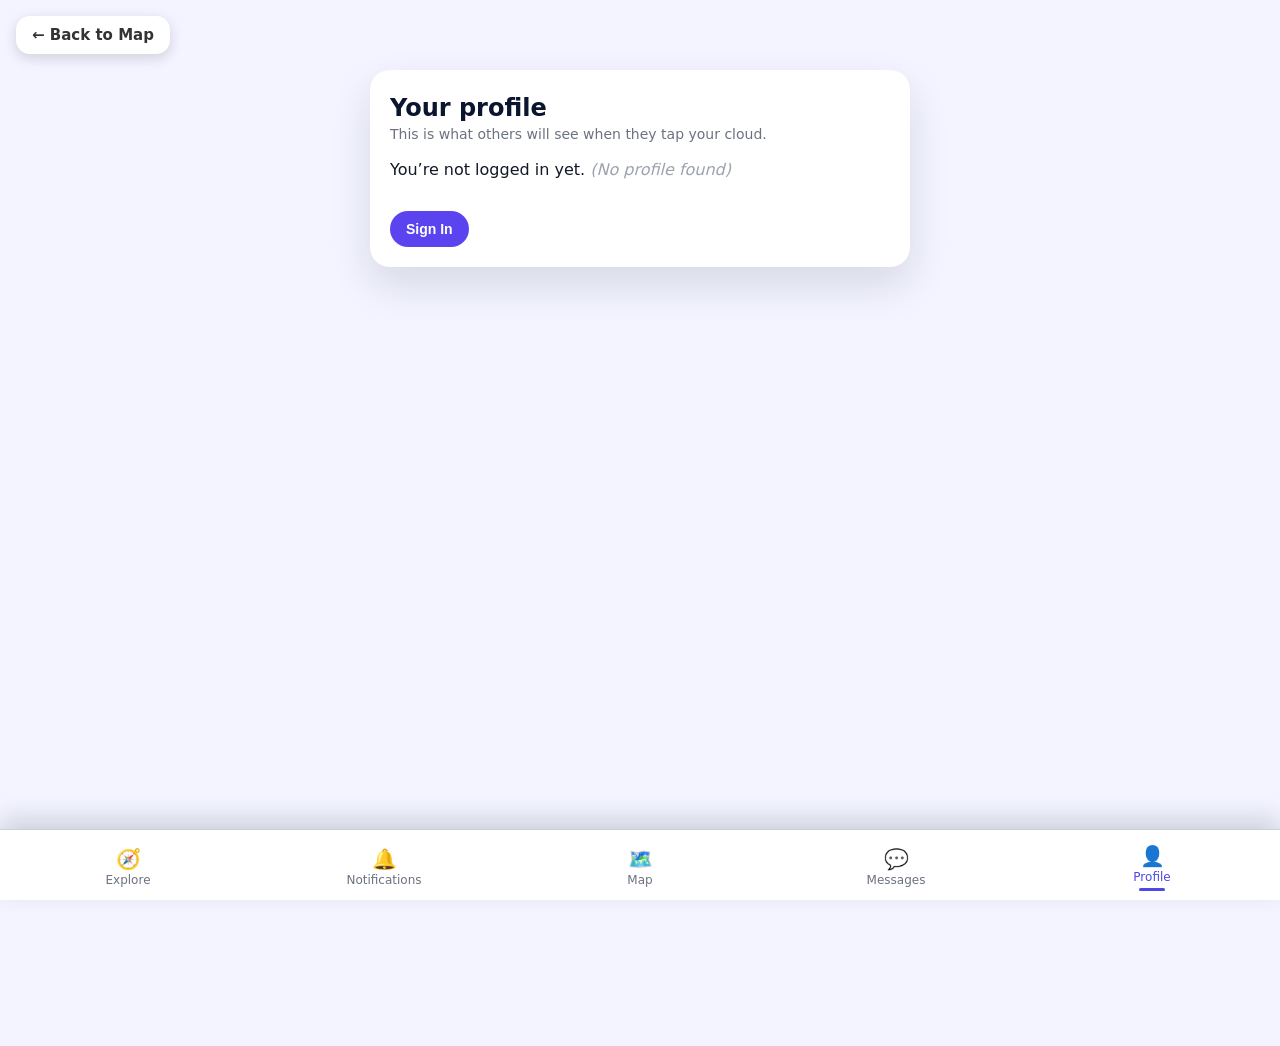
<file: profile.html>
<!doctype html>
<html lang="en">
<head>
  <meta charset="utf-8" />
  <title>Think Cloud – Profile</title>
  <meta name="viewport" content="width=device-width, initial-scale=1" />
  <link rel="stylesheet" href="map.css">
  <link rel="stylesheet" href="styles.css">

  <style>
    body {
      margin: 0;
      font-family: system-ui, -apple-system, "Segoe UI", sans-serif;
      background: #f3f4ff;
      padding: 70px 16px 76px; /* shifted for back button */
      position: relative;
    }

  

    .profile-shell {
      max-width: 500px;
      margin: 0 auto;
      background: #ffffff;
      border-radius: 20px;
      padding: 24px 20px 20px;
      box-shadow: 0 18px 40px rgba(15, 23, 42, 0.12);
    }

    h1 {
      margin: 0 0 4px;
      font-size: 24px;
    }

    .subtitle {
      margin: 0 0 18px;
      font-size: 14px;
      color: #6b7280;
    }

    .field {
      margin-bottom: 10px;
      font-size: 14px;
    }

    .field span {
      font-weight: 600;
      color: #111827;
    }

    .empty {
      color: #9ca3af;
      font-style: italic;
    }

    .logout-btn {
      margin-top: 16px;
      border: none;
      border-radius: 999px;
      padding: 10px 16px;
      background: #ef4444;
      color: #ffffff;
      font-size: 14px;
      font-weight: 600;
      cursor: pointer;
    }

    .login-btn {
      margin-top: 16px;
      border: none;
      border-radius: 999px;
      padding: 10px 16px;
      background: #5b44ef;
      color: #ffffff;
      font-size: 14px;
      font-weight: 600;
      cursor: pointer;
    }
  </style>
</head>
<body>

  <a href="map.html" class="back-to-map-btn">← Back to Map</a>

  <div class="profile-shell">
    <h1>Your profile</h1>
    <p class="subtitle">This is what others will see when they tap your cloud.</p>

    <div id="profileContent">
      <!-- JS fills this -->
    </div>
  </div>

  <nav class="bottom-nav">
    <a href="explore.html">
      <span class="icon">🧭</span>
      Explore
    </a>

    <a href="notifications.html">
      <span class="icon">🔔</span>
      Notifications
    </a>

    <a href="map.html" class="center-icon">
      <span class="icon">🗺️</span>
      Map
    </a>

    <a href="chat.html">
      <span class="icon">💬</span>
      Messages
    </a>

    <a href="profile.html" class="active">
      <span class="icon">👤</span>
      Profile
    </a>
  </nav>

  <script>
    const content = document.getElementById("profileContent");
    const stored = localStorage.getItem("tc_currentUser");

    if (!stored) {
      content.innerHTML =
        "<p>You’re not logged in yet. <span class='empty'>(No profile found)</span></p><button class='login-btn' id='loginBtn'>Sign In</button>";
        
      document.getElementById("loginBtn").addEventListener("click", () => {
        localStorage.removeItem("tc_currentUser");
        window.location.href = "index.html";
      });

    } else {
      const user = JSON.parse(stored);
      const fullName = [user.firstName, user.lastName].filter(Boolean).join(" ");

      content.innerHTML = `
        <div class="field"><span>Name:</span> ${
          fullName || "<span class='empty'>Not set</span>"
        }</div>
        <div class="field"><span>School:</span> ${
          user.school || "<span class='empty'>Not set</span>"
        }</div>
        <div class="field"><span>Major:</span> ${
          user.major || "<span class='empty'>Not set</span>"
        }</div>
        <div class="field"><span>Status:</span> ${
          user.status || "<span class='empty'>Not set</span>"
        }</div>
        <div class="field"><span>Home country:</span> ${
          user.country || "<span class='empty'>Not set</span>"
        }</div>
        <div class="field"><span>Bio:</span> ${
          user.bio ? user.bio : "<span class='empty'>No bio yet</span>"
        }</div>

        <button class="logout-btn" id="logoutBtn">Log Out</button>
      `;

      document.getElementById("logoutBtn").addEventListener("click", () => {
        localStorage.removeItem("tc_currentUser");
        window.location.href = "index.html";
      });
    }
  </script>

  <script src="ui.js"></script>
  <script src="auth.js"></script>
  <script>
    (function () {
      const content = document.getElementById("profileContent");
      if (!content) return;
      const logoutBtn = document.getElementById("logoutBtn");
      if (!logoutBtn) return;

      const editBtn = document.createElement("button");
      editBtn.id = "editProfileBtn";
      editBtn.className = "login-btn";
      editBtn.textContent = "Edit profile";
      editBtn.style.marginRight = "8px";

      logoutBtn.parentNode.insertBefore(editBtn, logoutBtn);

      function getCurrentUserSafe() {
        if (window.Auth && typeof Auth.getCurrentUser === "function") {
          return Auth.getCurrentUser();
        }
        try {
          const raw = localStorage.getItem("tc_currentUser");
          return raw ? JSON.parse(raw) : null;
        } catch {
          return null;
        }
      }

      editBtn.addEventListener("click", () => {
        const user = getCurrentUserSafe();
        if (!user) return;

        const fullName = [user.firstName, user.lastName].filter(Boolean).join(" ");
        const nameInput = prompt("Update your name", fullName || "");
        if (nameInput === null) return;

        const schoolInput = prompt("Update your school", user.school || "");
        if (schoolInput === null) return;

        const majorInput = prompt("Update your major", user.major || "");
        if (majorInput === null) return;

        const statusInput = prompt("Update your status", user.status || "");
        if (statusInput === null) return;

        const countryInput = prompt("Update your home country", user.country || "");
        if (countryInput === null) return;

        const bioInput = prompt("Update your bio", user.bio || "");
        if (bioInput === null) return;

        const [firstName, ...rest] = nameInput.trim().split(" ");
        const lastName = rest.join(" ").trim();

        const updated = {
          ...user,
          firstName: firstName || user.firstName || "",
          lastName: lastName || user.lastName || "",
          school: schoolInput.trim(),
          major: majorInput.trim(),
          status: statusInput.trim(),
          country: countryInput.trim(),
          bio: bioInput.trim()
        };

        if (window.Auth && typeof Auth.loadUsers === "function") {
          const users = Auth.loadUsers();
          const id = updated.id || updated.userId;
          const idx = users.findIndex(
            (u) => u.id === id || (u.email && u.email === updated.email)
          );
          if (idx >= 0) {
            users[idx] = { ...users[idx], ...updated };
          }
          Auth.saveUsers(users);
          Auth.setCurrentUser(users[idx] || updated);
        } else {
          localStorage.setItem("tc_currentUser", JSON.stringify(updated));
        }

        window.location.reload();
      });
    })();
  </script>

</body>
</html>
</file>
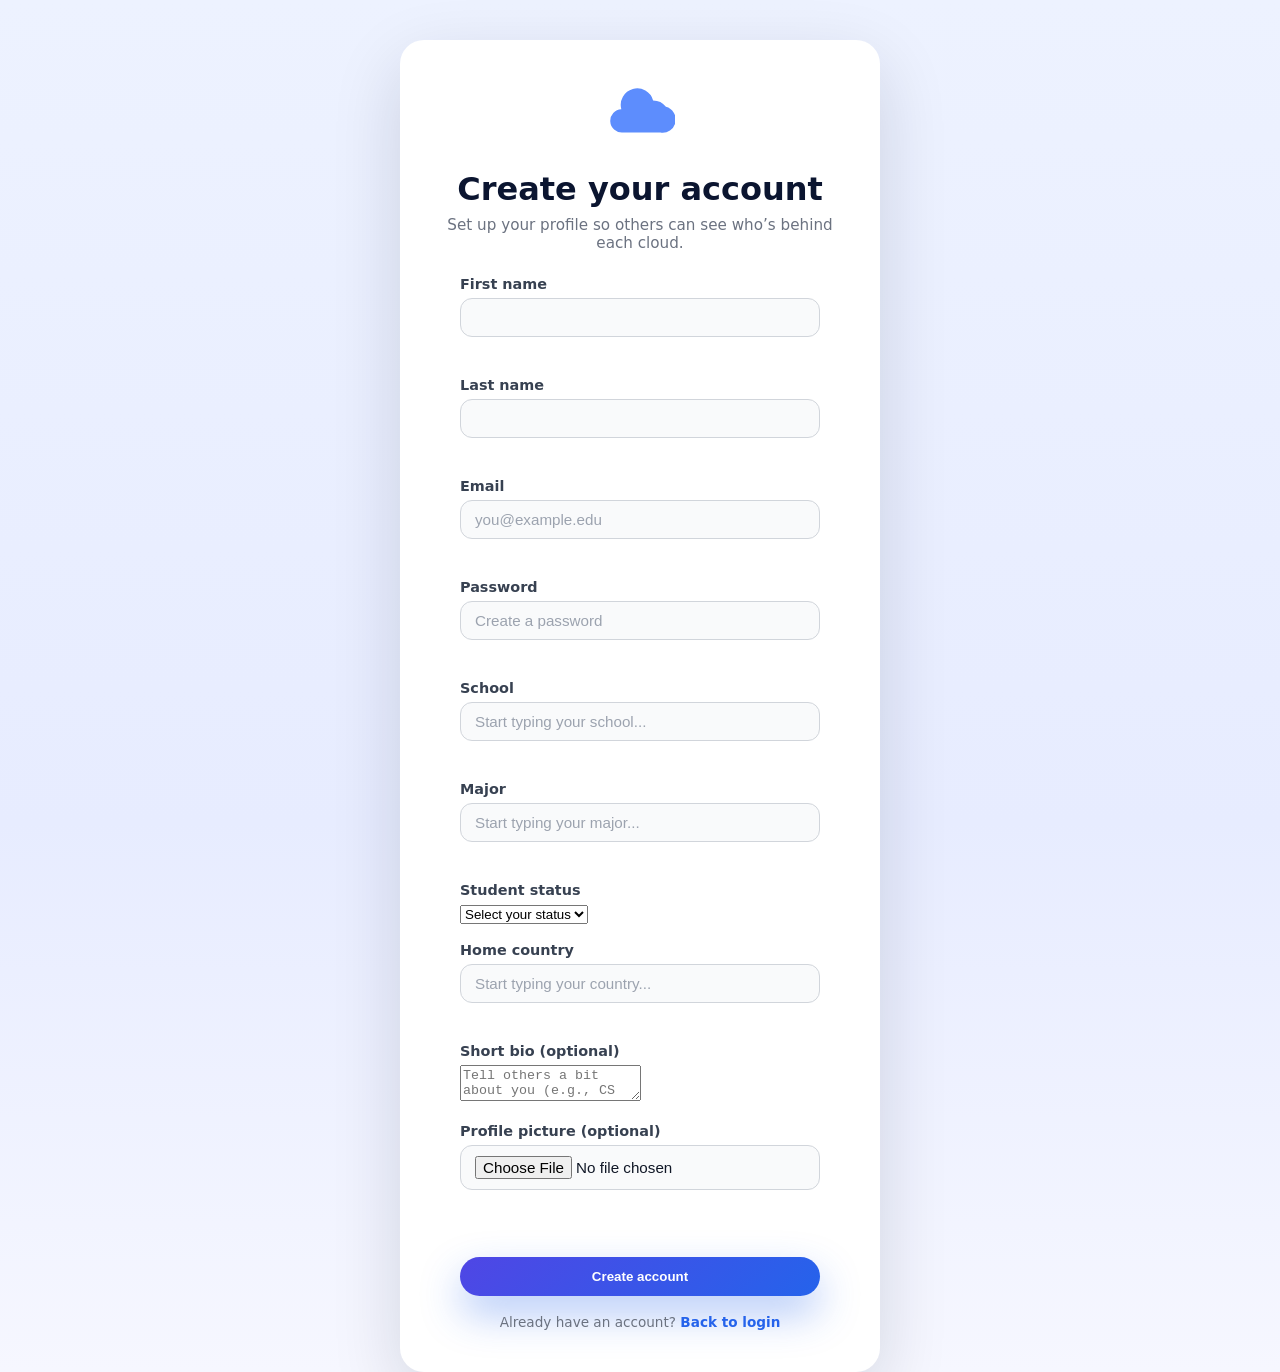
<file: signup.html>
<!doctype html>
<html lang="en">
<head>
  <meta charset="utf-8" />
  <title>Think Cloud — Sign up</title>
  <link rel="stylesheet" href="styles.css?v=1">
</head>
<body class="login-page">

  <div class="login-container">
    <!-- Cloud logo -->
    <div class="logo">
      <svg width="70" height="70" viewBox="0 0 24 24" fill="#5d8dfd">
        <path d="M19 18H6a4 4 0 0 1-.4-7.99A5.5 5.5 0 0 1 16.5 7a5.48 5.48 0 0 1 4.39 2.21A4.5 4.5 0 0 1 19 18Z"/>
      </svg>
    </div>

    <h1>Create your account</h1>
    <p class="subtitle">
      Set up your profile so others can see who’s behind each cloud.
    </p>

    <form id="signupForm">
      <!-- First / Last name -->
      <div class="field-group">
        <label for="firstName">First name</label>
        <input id="firstName" class="text-input" type="text" required />
      </div>

      <div class="field-group">
        <label for="lastName">Last name</label>
        <input id="lastName" class="text-input" type="text" required />
      </div>

      <!-- Email -->
      <div class="field-group">
        <label for="email">Email</label>
        <input
          id="email"
          class="text-input"
          type="email"
          placeholder="you@example.edu"
          autocomplete="email"
          required
        />
      </div>

      <!-- Password -->
      <div class="field-group">
        <label for="password">Password</label>
        <input
          id="password"
          class="text-input"
          type="password"
          placeholder="Create a password"
          autocomplete="new-password"
          required
        />
      </div>

      <!-- School with autocomplete -->
      <div class="field-group">
        <label for="school">School</label>
        <input id="school" class="text-input" list="schoolList"
               placeholder="Start typing your school..." />
        <datalist id="schoolList">
          <option value="UTD — The University of Texas at Dallas">
          <option value="UNT — University of North Texas">
          <option value="UT Austin — The University of Texas at Austin">
          <option value="SMU — Southern Methodist University">
          <option value="TAMU — Texas A&amp;M University">
          <option value="UH — University of Houston">
          <option value="UCLA — University of California, Los Angeles">
          <option value="UCSD — University of California, San Diego">
          <option value="MIT — Massachusetts Institute of Technology">
          <option value="Harvard University">
          <option value="Stanford University">
          <option value="NYU — New York University">
          <option value="CMU — Carnegie Mellon University">
          <option value="Georgia Tech — Georgia Institute of Technology">
          <option value="UIUC — University of Illinois Urbana-Champaign">
        </datalist>
      </div>

      <!-- Major with autocomplete -->
      <div class="field-group">
        <label for="major">Major</label>
        <input id="major" class="text-input" list="majorList"
               placeholder="Start typing your major..." />
        <datalist id="majorList">
          <option value="Computer Science">
          <option value="Software Engineering">
          <option value="Data Science">
          <option value="Information Technology">
          <option value="Mechanical Engineering">
          <option value="Electrical Engineering">
          <option value="Civil Engineering">
          <option value="Biology">
          <option value="Neuroscience">
          <option value="Psychology">
          <option value="Child Development">
          <option value="Business Administration">
          <option value="Finance">
          <option value="Marketing">
          <option value="Design &amp; UX">
          <option value="Other / Undecided">
        </datalist>
      </div>

      <!-- Student status -->
      <div class="field-group">
        <label for="status">Student status</label>
        <select id="status" class="text-input">
          <option value="">Select your status</option>
          <option>Prospective</option>
          <option>Incoming</option>
          <option>Current</option>
          <option>Alumni</option>
        </select>
      </div>

      <!-- Country with autocomplete -->
      <div class="field-group">
        <label for="country">Home country</label>
        <input id="country" class="text-input" list="countryList"
               placeholder="Start typing your country..." />
        <datalist id="countryList">
          <option value="Australia">
          <option value="Brazil">
          <option value="Canada">
          <option value="China">
          <option value="Colombia">
          <option value="France">
          <option value="Germany">
          <option value="India">
          <option value="Ireland">
          <option value="Italy">
          <option value="Japan">
          <option value="Mexico">
          <option value="Netherlands">
          <option value="Nigeria">
          <option value="Pakistan">
          <option value="Singapore">
          <option value="South Korea">
          <option value="Spain">
          <option value="United Arab Emirates">
          <option value="United Kingdom">
          <option value="United States">
          <option value="Vietnam">
        </datalist>
      </div>

      <!-- Bio -->
      <div class="field-group">
        <label for="bio">Short bio (optional)</label>
        <textarea id="bio" class="text-input textarea"
                  placeholder="Tell others a bit about you (e.g., CS student who loves coffee walks)."></textarea>
      </div>

      <!-- Profile picture (front-end only, not saved) -->
      <div class="field-group">
        <label for="avatar">Profile picture (optional)</label>
        <input id="avatar" type="file" accept="image/*" />
      </div>

      <p id="signupError" class="form-error" aria-live="polite"></p>

      <button type="submit" class="primary-btn">Create account</button>
    </form>

    <p class="signup-text">
      Already have an account?
      <a href="index.html">Back to login</a>
    </p>
  </div>

  <script src="ui.js"></script>
  <script src="auth.js"></script>
  <script>
    document.addEventListener("DOMContentLoaded", function () {
      if (window.Auth && typeof Auth.initSignupPage === "function") {
        Auth.initSignupPage();
      }
    });
  </script>

</body>
</html>
</file>
<file: styles.css>
/* =====================================
   BASE LAYOUT
===================================== */
body {
  margin: 0;
  font-family: system-ui, -apple-system, BlinkMacSystemFont, "Segoe UI", sans-serif;
  background: #f3f6ff;
  color: #111827;
  min-height: 100vh;
  padding-bottom: 76px;
}

/* =====================================
   LOGIN PAGE STYLES
===================================== */

.login-container {
  width: 100%;
  max-width: 480px;
  background: #ffffff;
  border-radius: 24px;
  padding: 40px 32px 28px;
  box-shadow: 0 24px 70px rgba(15, 23, 42, 0.14);
  text-align: center;
  margin: 40px auto;
  box-sizing: border-box;
}

.logo {
  margin-bottom: 16px;
}

h1 {
  margin: 0 0 8px;
  font-size: 2rem;
  font-weight: 700;
  color: #0b1530;
}

.subtitle {
  margin: 0 0 24px;
  font-size: 0.95rem;
  color: #6b7280;
}

/* Inputs */
.login-container input {
  width: 100%;
  border-radius: 12px;
  border: 1px solid #d1d5db;
  padding: 10px 14px;
  margin-bottom: 22px !important;
  background-color: #f9fafb;
  font-size: 0.95rem;
  outline: none;
  box-sizing: border-box;
}

.login-container input::placeholder {
  color: #9ca3af;
}

.login-container input:focus {
  border-color: #3b82f6;
  box-shadow: 0 0 0 2px #bfdbfe;
  background-color: #ffffff;
}

/* Buttons */
.login-container button {
  width: 100%;
  border: none;
  border-radius: 999px;
  padding: 12px 16px;
  margin: 12px auto 0;
  font-weight: 600;
  background: linear-gradient(135deg, #4f46e5, #2563eb);
  color: #ffffff;
  cursor: pointer;
  box-shadow: 0 18px 40px rgba(37, 99, 235, 0.35);
  max-width: 360px;
  display: block;
}

.login-container button:hover {
  filter: brightness(1.04);
}

.signup-text {
  margin-top: 18px;
  font-size: 0.85rem;
  color: #6b7280;
}

.signup-text a {
  color: #2563eb;
  font-weight: 600;
  text-decoration: none;
}

/* Fix alignment of labels + inputs */
.field-group {
  text-align: left;
  margin: 0 auto 18px;
  width: 100%;
  max-width: 360px;
}

.field-group label {
  display: block;
  margin-bottom: 6px;
  font-size: 0.9rem;
  font-weight: 600;
  color: #374151;
}

/* Inline form errors */
.form-error {
  max-width: 360px;
  margin: 0 auto 4px;
  font-size: 0.85rem;
  color: #dc2626;
  text-align: left;
  min-height: 1.1em;
}

/* Demo account list on login */
.demo-section {
  margin: 18px auto 0;
  max-width: 360px;
  text-align: left;
}

.demo-title {
  margin: 0 0 8px;
  font-size: 0.85rem;
  color: #4b5563;
}

.demo-user-list {
  display: flex;
  flex-wrap: wrap;
  gap: 8px;
}

.demo-user-btn {
  border-radius: 999px;
  border: 1px solid #d1d5db;
  padding: 6px 10px;
  font-size: 0.8rem;
  background: #f9fafb;
  cursor: pointer;
}

.demo-user-btn:hover {
  background: #e5edff;
  border-color: #4f46e5;
}

.reset-btn {
  margin-top: 14px;
  max-width: 360px;
  background: #f8fafc;
  color: #374151;
  border: 1px solid #d1d5db;
  box-shadow: none;
}

.reset-btn:hover {
  background: #eef2ff;
  border-color: #4f46e5;
}

/* =====================================
   FIXED BOTTOM NAV
===================================== */

.bottom-nav {
  position: fixed;
  left: 0;
  right: 0;
  bottom: 0;
  height: 70px;
  background: #ffffff;
  border-top: 1px solid rgba(148,163,184,0.5);
  display: flex;
  justify-content: space-around;
  align-items: center;
  box-shadow: 0 -10px 25px rgba(15,23,42,0.16);
  z-index: 9999;
}

.bottom-nav a {
  flex: 1;
  text-align: center;
  text-decoration: none;
  color: #6b7280;
  font-size: 12px;
  font-weight: 500;
}

.bottom-nav a .icon {
  display: block;
  font-size: 20px;
}

.bottom-nav a.active {
  color: #4f46e5;
}

.bottom-nav a.active::after {
  content: "";
  display: block;
  width: 26px;
  height: 3px;
  border-radius: 999px;
  background: #4f46e5;
  margin: 4px auto 0;
}

/* =====================================
   UNIVERSAL MESSAGE MODAL — SMALL (MAP PAGE ONLY)
===================================== */

.mini-chat-modal {
  position: fixed;
  bottom: 0;
  left: 0;
  right: 0;
  height: 55%;
  background: #ffffff;
  border-radius: 24px 24px 0 0;
  box-shadow: 0 -4px 40px rgba(0,0,0,0.15);
  display: none;
  flex-direction: column;
  z-index: 99999;
}

.mini-chat-modal.show {
  display: flex;
}

/* Header */
.mini-chat-header {
  display: flex;
  align-items: center;
  padding: 16px;
  border-bottom: 1px solid #e5e7eb;
}

.mini-chat-avatar {
  width: 44px;
  height: 44px;
  background: #406fdd;
  border-radius: 50%;
  display: flex;
  justify-content: center;
  align-items: center;
  font-size: 22px;
  color: white;
  margin-right: 12px;
}

.mini-chat-name {
  font-size: 18px;
  font-weight: 600;
}

.mini-chat-meta {
  font-size: 13px;
  color: #6b7280;
}

.mini-chat-close {
  margin-left: auto;
  border: none;
  background: none;
  font-size: 22px;
  cursor: pointer;
}

/* Thread */
.mini-chat-thread {
  flex: 1;
  overflow-y: auto;
  padding: 12px 16px;
  background: #f8fafc;
}

/* Message bubble row - OTHER USER (LEFT SIDE) */
.mini-msg-row-in {
  display: flex;
  justify-content: flex-start;
  flex-direction: column;
  margin-bottom: 8px;
  position: relative;
}

/* Message bubble row - USER (RIGHT SIDE) */
.mini-msg-row-out {
  display: flex;
  justify-content: flex-end;
  margin-bottom: 8px;
  position: relative;
}

/* Message bubble - USER */
.mini-msg-bubble-out {
  background: #2d52ff;
  color: white;
  padding: 10px 14px;
  border-radius: 16px;
  max-width: 70%;
  font-size: 15px;
  position: relative;
}

/* HIDE time for user messages */
.mini-msg-row-out .mini-msg-time {
  display: none;
}

/* HIDE menu button for user messages */
.mini-msg-row-out .mini-msg-menu-btn {
  display: none;
}

.mini-msg-time {
  margin-top: 4px;
  font-size: 12px;
  opacity: 0.75;
}

/* ⋮ menu button */
.mini-msg-menu-btn {
  background: none;
  border: none;
  font-size: 20px;
  position: absolute;
  left: -20px;
  top: 0;
  cursor: pointer;
  color: #777;
}

.mini-msg-menu {
  position: absolute;
  left: -90px;
  top: 12px;
  background: white;
  border: 1px solid #ddd;
  box-shadow: 0 4px 12px rgba(0,0,0,0.15);
  border-radius: 8px;
  padding: 4px 0;
  width: 80px;
}

.mini-msg-menu.hidden {
  display: none;
}

.mini-msg-menu-delete {
  width: 100%;
  border: none;
  background: none;
  padding: 8px 14px;
  text-align: left;
  font-size: 14px;
  color: #d11a2a;
  cursor: pointer;
}

/* Input row */
.mini-chat-input-row {
  display: flex;
  padding: 12px;
  border-top: 1px solid #eee;
}

.mini-chat-input {
  flex: 1;
  padding: 12px;
  border-radius: 30px;
  border: 1px solid #ccc;
  outline: none;
}

.mini-chat-send-btn {
  margin-left: 10px;
  padding: 12px 18px;
  border-radius: 30px;
  border: none;
  background: #406fdd;
  color: white;
}

.mini-chat-send-btn:disabled {
  background: #a7b8ef;
}

/* =====================================
   CHAT THREAD (UPDATED)
===================================== */

.message {
  max-width: 75%;
  margin: 8px 0;
  display: flex;
  flex-direction: column;
  position: relative;
}

/* Left vs Right */
.from-them {
  align-self: flex-start;
}

.from-you {
  align-self: flex-end;
  text-align: right;
}

/* Bubble */
.bubble {
  padding: 10px 14px;
  border-radius: 14px;
  font-size: 16px;
}

.from-them .bubble {
  background: #ffffff;
  color: #111;
}

.from-you .bubble {
  background: #2d52ff;
  color: white;
}

/* Timestamp - HIDE for user messages */
.time {
  font-size: 12px;
  color: #888;
  margin-top: 3px;
}

.from-them .time {
  text-align: left;
}

.from-you .time {
  display: none; /* Hide time for user messages */
}

/* Delete button - HIDE for user messages */
.from-you .message-menu {
  display: none;
}

.message-menu {
  position: absolute;
  top: -4px;
  left: -6px;
}

.message-menu button {
  padding: 3px 6px;
  font-size: 11px;
  border-radius: 6px;
  background: #f2f2f2;
  border: 1px solid #ccc;
  cursor: pointer;
}

.message-menu button:hover {
  background: #e5e5e5;
}

/* Toasts */
.tc-toast-container {
  position: fixed;
  left: 50%;
  bottom: 80px;
  transform: translateX(-50%);
  display: flex;
  flex-direction: column;
  gap: 8px;
  z-index: 10000;
}

.tc-toast {
  min-width: 220px;
  max-width: 340px;
  padding: 10px 14px;
  border-radius: 999px;
  font-size: 14px;
  background: #111827;
  color: #f9fafb;
  box-shadow: 0 12px 30px rgba(15, 23, 42, 0.35);
  opacity: 0.96;
  transition: opacity 0.25s ease, transform 0.25s ease;
}

.tc-toast--success {
  background: #16a34a;
}

.tc-toast--info {
  background: #2563eb;
}

.tc-toast--error {
  background: #dc2626;
}

.tc-toast--hide {
  opacity: 0;
  transform: translateY(4px);
}

/* === FIX BUTTON ALIGNMENT FOR EXPLORE CARDS === */

.user-card {
  display: flex;
  flex-direction: column;
}

.user-actions {
  margin-top: auto;   /* Pushes buttons to bottom */
  display: flex;
  flex-direction: column;
  gap: 6px;           /* Spacing between Send + Connect */
}

/* UNIVERSAL BACK TO MAP BUTTON */
.back-to-map-btn {
  position: fixed;
  top: 16px;
  left: 16px;
  background: #ffffff;
  padding: 10px 16px;
  border-radius: 14px;
  font-size: 15px;
  font-weight: 600;
  color: #333;
  text-decoration: none;
  box-shadow: 0 4px 14px rgba(0,0,0,0.15);
  z-index: 9999;
}

.back-to-map-btn.back-on-map {
  top: 100px;
}

.back-to-map-btn:hover {
  background: #f3f3f3;
}

.page-header {
  text-align: center;
  margin-top: 20px;
}

.page-header h1 {
  font-size: 32px;
  margin-bottom: 6px;
}

.page-header p {
  color: #6b7280;
  margin-top: 4px;
}
.login-page {
  display: flex;
  align-items: center;
  justify-content: center;
  min-height: 100vh;
  padding: 40px 16px;
  background: linear-gradient(180deg, #edf2ff 0%, #e7ecff 60%, #f6f7ff 100%);
}

.login-page,
body.login-page {
  margin: 0;
  padding-bottom: 0;
}

.login-page .login-container {
  margin: 0;
}
</file>
<file: map.css>
html, body {
    margin: 0;
    height: 100%;
  }
  
  #map {
    height: 100vh;
    width: 100%;
  }

  /* Map loading overlay */
  .map-loading {
    position: fixed;
    inset: 0;
    background: rgba(15, 23, 42, 0.45);
    display: flex;
    align-items: center;
    justify-content: center;
    z-index: 1200;
    font-family: system-ui, -apple-system, "Segoe UI", sans-serif;
  }

  .map-loading.hidden {
    opacity: 0;
    pointer-events: none;
    transition: opacity 0.25s ease;
  }

  .map-loading-card {
    background: #ffffff;
    padding: 16px 20px;
    border-radius: 16px;
    box-shadow: 0 18px 40px rgba(15, 23, 42, 0.45);
    display: flex;
    align-items: center;
    gap: 12px;
    font-size: 14px;
    color: #111827;
  }

  .map-loading-spinner {
    width: 22px;
    height: 22px;
    border-radius: 999px;
    border: 3px solid #bfdbfe;
    border-top-color: #2563eb;
    animation: map-spin 0.8s linear infinite;
  }

  @keyframes map-spin {
    to {
      transform: rotate(360deg);
    }
  }
  
  /* Overlay backdrop */
  .overlay-backdrop {
    position: fixed;
    inset: 0;
    background: rgba(15, 23, 42, 0.45);
    display: none;
    align-items: center;
    justify-content: center;
    z-index: 1000;
    font-family: system-ui, -apple-system, BlinkMacSystemFont, "Segoe UI",
      sans-serif;
  }
  
  .overlay-backdrop.show {
    display: flex;
  }
  
  /* Comments modal */
  .comments-modal {
    background: #ffffff;
    border-radius: 16px;
    width: 420px;
    max-height: 80vh;
    display: flex;
    flex-direction: column;
    box-shadow: 0 24px 80px rgba(15, 23, 42, 0.35);
    border: 1px solid #e5e7eb;
    position: relative;
  }
  
  .comments-header {
    padding: 14px 18px;
    border-bottom: 1px solid #e5e7eb;
    display: flex;
    flex-direction: column;
    gap: 4px;
    background: linear-gradient(135deg, #1d4ed8, #0b2a5b);
    color: #eff6ff;
    border-radius: 16px 16px 0 0;
  }
  
  .comments-header-main {
    display: flex;
    justify-content: space-between;
    align-items: flex-start;
    gap: 10px;
  }
  
  .comments-title {
    font-weight: 600;
    font-size: 0.95rem;
  }
  
  .comments-meta {
    font-size: 0.8rem;
    opacity: 0.9;
  }
  
  .comments-close {
    border: none;
    background: transparent;
    color: #eff6ff;
    font-size: 1.1rem;
    cursor: pointer;
    padding: 0;
  }
  
  .comments-body {
    padding: 10px 16px 12px;
    overflow-y: auto;
    flex: 1;
  }
  
  .comment-card {
    display: flex;
    gap: 10px;
    padding: 8px 0;
    border-bottom: 1px solid #f3f4f6;
  }
  
  .comment-avatar {
    width: 36px;
    height: 36px;
    border-radius: 999px;
    background: #e5edff;
    display: flex;
    align-items: center;
    justify-content: center;
    font-size: 1.1rem;
    flex-shrink: 0;
    cursor: pointer;
  }
  
  .comment-main {
    flex: 1;
    font-size: 0.85rem;
  }
  
  .comment-header-line {
    display: flex;
    justify-content: space-between;
    align-items: center;
    margin-bottom: 2px;
  }
  
  .comment-user {
    font-weight: 600;
    color: #0b1220;
    font-size: 0.86rem;
    cursor: pointer;
  }
  
  .comment-time {
    font-size: 0.75rem;
    color: #6b7280;
  }
  
  .comment-text {
    margin: 2px 0 4px;
    color: #111827;
  }
  
  .comment-actions-row {
    display: flex;
    justify-content: space-between;
    align-items: center;
    margin-top: 4px;
  }
  
  .reactions-row {
    display: flex;
    gap: 6px;
    flex-wrap: wrap;
  }
  
  .reaction-pill {
    font-size: 0.8rem;
    padding: 2px 6px;
    border-radius: 999px;
    background: #eef2ff;
    color: #4b5563;
    cursor: pointer;
    display: inline-flex;
    align-items: center;
    gap: 3px;
    border: 1px solid transparent;
  }
  
  .reaction-pill.active {
    background: #1d4ed8;
    color: #eff6ff;
    border-color: #1d4ed8;
  }
  
  .reply-button {
    border: none;
    background: transparent;
    color: #4b6fff;
    font-size: 0.75rem;
    cursor: pointer;
    padding: 0;
  }
  
  .comments-footer {
    border-top: 1px solid #e5e7eb;
    padding: 8px 12px 12px;
    display: flex;
    gap: 8px;
  }
  
  .comments-footer input {
    flex: 1;
    border-radius: 999px;
    border: 1px solid #d1d5db;
    padding: 8px 12px;
    font-size: 0.85rem;
    outline: none;
  }
  
  .comments-footer input:focus {
    border-color: #1d4ed8;
    box-shadow: 0 0 0 2px #bfdbfe;
  }
  
  .comments-footer button {
    border-radius: 999px;
    border: none;
    background: #1d4ed8;
    color: #ffffff;
    font-size: 0.8rem;
    padding: 8px 12px;
    cursor: pointer;
    white-space: nowrap;
  }
  
  .profile-card {
  position: fixed;          /* was absolute */
  right: 16px;              /* move to top-right so it’s not hidden */
  top: 90px;
  background: #eff6ff;
  border-radius: 12px;
  padding: 8px 10px;
  border: 1px solid #bfdbfe;
  display: none;
  max-width: 280px;
  font-size: 0.8rem;
  box-shadow: 0 16px 40px rgba(15, 23, 42, 0.25);
  z-index: 1001;            
}

  
  .profile-card.show {
    display: flex;
    gap: 8px;
  }
  
  .profile-avatar {
    width: 34px;
    height: 34px;
    border-radius: 999px;
    background: #1d4ed8;
    display: flex;
    align-items: center;
    justify-content: center;
    font-size: 1.1rem;
    flex-shrink: 0;
    color: #eff6ff;
  }
  
  .profile-main {
    flex: 1;
  }
  
  .profile-name {
    font-weight: 600;
    margin-bottom: 2px;
    color: #0b1220;
  }
  
  .profile-bio {
    color: #4b5563;
    line-height: 1.4;
  }
  
  .profile-year {
  color: #475569;      
  font-size: 0.78rem;
  margin-top: 2px;
  font-weight: 500;
}

  .profile-close {
    border: none;
    background: transparent;
    cursor: pointer;
    font-size: 0.8rem;
    color: #4b5563;
    align-self: flex-start;
  }
  
  /* Leaflet popup text tweaks */
  .pin-title {
      font-weight: 600;
      color: #111827;
      font-size: 0.9rem;
    }

    .pin-location {
      font-size: 0.78rem;
      color: #4b5563;
      margin-top: 2px;
    }
  
  .pin-meta-line {
    font-size: 0.78rem;
    color: #6b7280;
    margin: 2px 0 4px;
  }
  
  .pin-actions {
    display: flex;
    gap: 6px;
  }
  
  .pin-actions button {
    border: none;
    padding: 4px 8px;
    border-radius: 999px;
    font-size: 0.76rem;
    cursor: pointer;
    background: #e5edff;
    color: #1d4ed8;
  }

  /* ============================================
  Floating + Button (Centered)
============================================ */
.add-pin-btn {
  position: fixed;
  bottom: 90px;
  left: 50%;
  transform: translateX(-50%);

  padding: 14px 28px;
  width: auto;
  height: auto;

  background: #5d8dfd;
  color: white;
  border: none;
  border-radius: 14px;
  font-size: 16px;
  font-weight: 600;
  cursor: pointer;

  box-shadow: 0 4px 14px rgba(0,0,0,0.25);
  z-index: 9999;
  display: flex;
  align-items: center;
  justify-content: center;
  transition: 0.25s ease;
}


.add-pin-btn:hover {
  background: #4a7cf0;
  transform: translateX(-50%) scale(1.05);
}


.add-pin-btn.active {
  background: #3a6ae8;
}



/* ============================================
   Slide-up Thought Cloud Panel
============================================ */
/* ============================================
   FIXED & CLEAN ADD THOUGHT PANEL
============================================ */

.add-pin-panel {
  position: fixed;
  left: 0;
  right: 0;
  bottom: -100%;    
  background: #ffffff;
  padding: 20px;
  border-radius: 20px 20px 0 0;
  box-shadow: 0 -6px 30px rgba(0,0,0,0.15);
  transition: bottom 0.35s ease;
  z-index: 9998;
  display: flex;
  flex-direction: column;
         
  max-height: calc(100vh - 120px);
}

.add-pin-panel.show {
  bottom: 70px;   
}


/* Title and description */
.add-pin-title {
  font-size: 20px;
  font-weight: 600;
  margin-bottom: 8px;
}

.add-pin-hint {
  font-size: 13px;
  color: #666;
  margin-bottom: 4px;
}

  .add-pin-coords {
    font-size: 12px;
    color: #444;
    margin: 6px 0 12px;
  }

  .add-pin-coords.coords-error {
    color: #b91c1c;
  }


/* Textarea (clean, single definition) */
#addPinText {
  flex: 1;
  width: 100%;
  padding: 12px;
  border-radius: 12px;
  border: 1px solid #ddd;
  background: #fafafa;
  font-size: 15px;
  resize: none;
  overflow-y: auto;
}

#addPinText {
  flex: 1;
  width: 100%;
  padding: 14px 18px;      /* nicer inner spacing */
  margin-top: 10px;         /* space from text above */
  margin-bottom: 16px;      /* space from buttons */
  border-radius: 14px;
  border: 1px solid #d1d5db;
  background: #ffffff;
  font-size: 15px;
  box-sizing: border-box;
}


/* Button row */
.add-pin-buttons {
  display: flex;
  justify-content: space-between;
  gap: 14px;
  flex-shrink: 0;
  margin-top: 12px;
}


/* Cancel button */
.cancel-btn {
  flex: 1;
  background: #f3f3f3;
  border: 1px solid #ccc;
  border-radius: 10px;
  padding: 12px;
  font-size: 16px;
  cursor: pointer;
}


/* Post button */
.save-btn,
.post-btn {
  flex: 1;
  background: #5d8dfd;
  border: none;
  border-radius: 10px;
  padding: 12px;
  font-size: 16px;
  color: white;
  opacity: 0.6;
  transition: 0.25s ease;
}

.save-btn:enabled,
.post-btn:enabled {
  opacity: 1;
  cursor: pointer;
}

.save-btn:enabled:hover,
.post-btn:enabled:hover {
  background: #4a7cf0;
}


.map-controls {
  position: fixed;
  top: 16px;
  right: 16px;
  display: flex;
  flex-direction: column;
  gap: 8px;
  z-index: 9999;
}

/* -----------------------------
   Filter Button (top-right)
----------------------------- */
.filter-btn {
  background: #1d4ed8;
  color: white;
  padding: 10px 14px;
  border: none;
  border-radius: 10px;
  font-size: 14px;
  cursor: pointer;
  box-shadow: 0 4px 12px rgba(0,0,0,0.2);
}

  .filter-btn:hover {
    background: #1742b5;
  }

  .recenter-btn {
    background: #ffffff;
    color: #1d4ed8;
    padding: 8px 12px;
    border: 1px solid #bfdbfe;
    border-radius: 10px;
    font-size: 13px;
    cursor: pointer;
    box-shadow: 0 4px 10px rgba(0, 0, 0, 0.15);
  
  }

  .recenter-btn:hover {
    background: #eff6ff;
  }

/* -----------------------------
   Filter Panel Popup
----------------------------- */
.filter-panel {
  position: fixed;
  top: 60px;
  right: 16px;
  width: 180px;
  background: #ffffff;
  border-radius: 12px;
  padding: 14px;
  box-shadow: 0 8px 25px rgba(0,0,0,0.25);
  z-index: 9999;
  display: none;
  font-family: system-ui;
}

  .filter-panel h3 {
    margin: 0 0 10px;
    font-size: 15px;
}

.filter-panel label {
  display: flex;
  gap: 6px;
  font-size: 14px;
  margin-bottom: 6px;
  cursor: pointer;
}

.close-filter-btn {
  width: 100%;
  margin-top: 10px;
  padding: 8px;
  background: #1d4ed8;
  color: white;
  border: none;
  border-radius: 8px;
  cursor: pointer;
}

.close-filter-btn:hover {
  background: #1742b5;
}

.filter-item {
  display: flex;
  align-items: center;
  gap: 8px;
  margin-bottom: 8px;
  font-size: 14px;
}

.color-dot {
  width: 12px;
  height: 12px;
  border-radius: 50%;
  display: inline-block;
}

/* Colors matching your markers */
.dot-you { background: #406fddff; }
.dot-current { background: #5acd2dff; }
.dot-incoming { background: #b861dbff; }
.dot-alumni { background: #db571eff; }
.dot-prospective { background: #f0de39ff; }


/* Status legend */
.status-legend {
  position: fixed;
  bottom: 86px;
  left: 16px;
  background: #ffffff;
  padding: 8px 10px;
  border-radius: 10px;
  box-shadow: 0 6px 18px rgba(15, 23, 42, 0.25);
  font-size: 11px;
  color: #374151;
  z-index: 9999;
}

.legend-row {
  display: flex;
  align-items: center;
  gap: 8px;
}

.legend-dot {
  width: 10px;
  height: 10px;
  border-radius: 999px;
}

.legend-dot-you {
  background: #406fddff;
}

.legend-dot-current {
  background: #5acd2dff;
}

.legend-dot-incoming {
  background: #b861dbff;
}

.legend-dot-alumni {
  background: #db571eff;
}

.legend-dot-prospective {
  background: #f0de39ff;
}

/* -----------------------------
   FIXED BOTTOM NAV BAR 
----------------------------- */

.bottom-nav {
  position: fixed;
  left: 0;
  right: 0;
  bottom: 0;
  height: 70px;
  background: #ffffff;
  border-top: 1px solid rgba(148,163,184,0.5);
  display: flex;
  justify-content: space-around;
  align-items: center;
  box-shadow: 0 -10px 25px rgba(15,23,42,0.16);
  z-index: 9999;
}

.bottom-nav a {
  flex: 1;
  text-align: center;
  text-decoration: none;
  color: #6b7280;
  font-size: 12px;
  font-weight: 500;
  padding-top: 4px;
  position: relative;
}

.bottom-nav a .icon {
  display: block;
  font-size: 20px;
  margin-bottom: 2px;
}

/* Active item */
.bottom-nav a.active {
  color: #4f46e5;
}

.bottom-nav a.active::after {
  content: "";
  display: block;
  width: 26px;
  height: 3px;
  border-radius: 999px;
  background: #4f46e5;
  margin: 4px auto 0;
}

/* ============================================
   SIGNUP + LOGIN PAGE LAYOUT FIX
============================================ */

.login-container {
  max-width: 420px;
  margin: 60px auto;
  padding: 35px 28px;
  background: #ffffff;
  border-radius: 22px;
  box-shadow: 0 10px 40px rgba(0,0,0,0.08);
  font-family: system-ui, -apple-system, "Segoe UI", sans-serif;
  text-align: center;
}

/* Headings */
.login-container h1 {
  margin: 10px 0 6px;
  font-size: 26px;
  font-weight: 700;
}

.login-container .subtitle {
  margin-bottom: 24px;
  font-size: 14px;
  color: #6b7280;
}

/* Form fields */
.field-group {
  width: 100%;
  margin: 16px 0;
  text-align: left;
}

.field-group label {
  display: block;
  margin-bottom: 6px;
  font-size: 14px;
  font-weight: 600;
  color: #374151;
}

/* Inputs, selects, textareas all aligned & same size */
.text-input,
.field-group input,
.field-group select,
.field-group textarea {
  width: 100%;
  padding: 12px 14px;
  border: 1px solid #d1d5db;
  border-radius: 12px;
  font-size: 15px;
  background: #f9fafb;
  box-sizing: border-box;
}

/* Textarea height */
.field-group textarea {
  height: 90px;
  resize: vertical;
}

/* File input spacing fix */
#avatar {
  padding: 8px 0;
}

/* Button */
.primary-btn {
  width: 100%;
  padding: 14px;
  margin-top: 22px;
  border: none;
  border-radius: 12px;
  background: linear-gradient(135deg, #5d8dfd, #4c6ef5);
  color: white;
  font-size: 16px;
  font-weight: 600;
  cursor: pointer;
  transition: 0.25s ease;
}

.primary-btn:hover {
  background: #3c5de5;
}

/* Bottom text */
.signup-text {
  margin-top: 16px;
  font-size: 14px;
  color: #6b7280;
}


html, body {
  margin: 0;
  height: 100%;
}

#map {
  height: 100vh;
  width: 100%;
}

/* Map loading overlay */
.map-loading {
  position: fixed;
  inset: 0;
  background: rgba(15, 23, 42, 0.45);
  display: flex;
  align-items: center;
  justify-content: center;
  z-index: 1200;
  font-family: system-ui, -apple-system, "Segoe UI", sans-serif;
}

.map-loading.hidden {
  opacity: 0;
  pointer-events: none;
  transition: opacity 0.25s ease;
}

.map-loading-card {
  background: #ffffff;
  padding: 16px 20px;
  border-radius: 16px;
  box-shadow: 0 18px 40px rgba(15, 23, 42, 0.45);
  display: flex;
  align-items: center;
  gap: 12px;
  font-size: 14px;
  color: #111827;
}

.map-loading-spinner {
  width: 22px;
  height: 22px;
  border-radius: 999px;
  border: 3px solid #bfdbfe;
  border-top-color: #2563eb;
  animation: map-spin 0.8s linear infinite;
}

@keyframes map-spin {
  to { transform: rotate(360deg); }
}

/* Overlay backdrop */
.overlay-backdrop {
  position: fixed;
  inset: 0;
  background: rgba(15, 23, 42, 0.45);
  display: none;
  align-items: center;
  justify-content: center;
  z-index: 1000;
  font-family: system-ui, -apple-system, BlinkMacSystemFont, "Segoe UI", sans-serif;
}

.overlay-backdrop.show {
  display: flex;
}

/* Profile card */
.profile-card {
  position: fixed;
  right: 16px;
  top: 90px;
  background: #eff6ff;
  border-radius: 12px;
  padding: 8px 10px;
  border: 1px solid #bfdbfe;
  display: none;
  max-width: 280px;
  font-size: 0.8rem;
  box-shadow: 0 16px 40px rgba(15, 23, 42, 0.25);
  z-index: 1001;
}

.profile-card.show {
  display: flex;
  gap: 8px;
}

/* Floating Add Pin Button */
.add-pin-btn {
  position: fixed;
  bottom: 90px;
  left: 50%;
  transform: translateX(-50%);
  padding: 14px 28px;
  background: #5d8dfd;
  color: white;
  border: none;
  border-radius: 14px;
  font-size: 16px;
  font-weight: 600;
  cursor: pointer;
  box-shadow: 0 4px 14px rgba(0,0,0,0.25);
  z-index: 9999;
  transition: 0.25s ease;
}

.add-pin-btn:hover {
  background: #4a7cf0;
  transform: translateX(-50%) scale(1.05);
}

/* Bottom nav */
.bottom-nav {
  position: fixed;
  left: 0;
  right: 0;
  bottom: 0;
  height: 70px;
  background: #ffffff;
  border-top: 1px solid rgba(148,163,184,0.5);
  display: flex;
  justify-content: space-around;
  align-items: center;
  box-shadow: 0 -10px 25px rgba(15,23,42,0.16);
  z-index: 9999;
}


/* Filter item layout */
.filter-item {
  display: flex;
  align-items: center;
  gap: 8px;
  margin-bottom: 10px;
  font-size: 14px;
  color: #111;
}

/* Colored dots */
.color-dot {
  width: 12px;
  height: 12px;
  border-radius: 50%;
  display: inline-block;
}

.dot-you { background: #406fddff; }
.dot-current { background: #5acd2dff; }
.dot-incoming { background: #b861dbff; }
.dot-alumni { background: #db571eff; }
.dot-prospective { background: #f0de39ff; }
</file>
